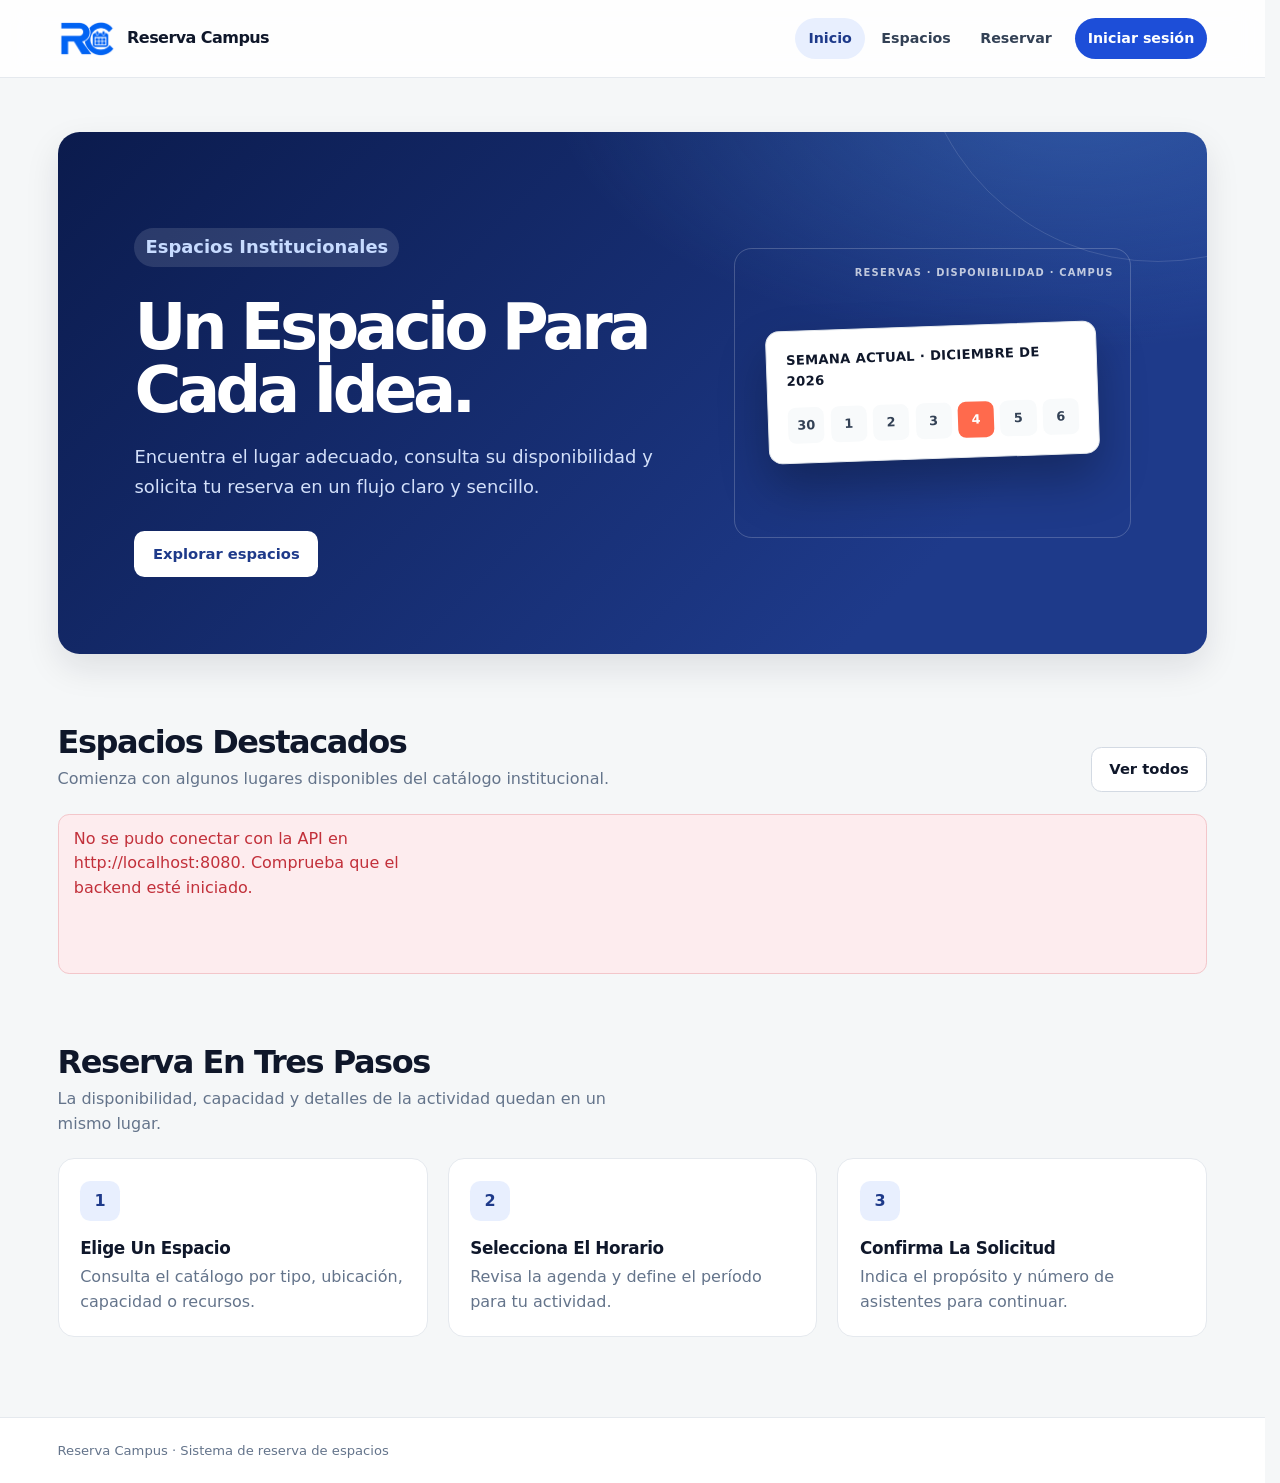
<file: reserva_espacios/index.html>
<!doctype html>
<html lang="es">
  <head>
    <meta charset="utf-8">
    <meta name="viewport" content="width=device-width, initial-scale=1">
    <title>Reserva Campus</title>
    <link rel="icon" type="image/png" sizes="64x64" href="img/favicon.png">
    <link rel="stylesheet" href="css/styles.css?v=weekly-space-hours-20261028">
  </head>
  <body data-page="home">
    <header class="site-header">
      <nav class="nav" aria-label="Navegación principal">
        <a class="brand" href="index.html"><img class="brand-logo" src="img/logo.png" alt="Reserva Campus" width="76" height="45"></a>
        <div class="nav-links"><a class="is-current" href="index.html">Inicio</a><a href="spaces.html">Espacios</a><a href="reservations.html">Reservar</a><a data-admin-link href="admin.html" hidden>Administración</a><a data-login-link href="login.html">Iniciar sesión</a><a class="profile-link" data-profile-link href="profile.html" aria-label="Mi perfil" title="Mi perfil" hidden><svg aria-hidden="true" viewBox="0 0 24 24" fill="none"><circle cx="12" cy="8" r="3.5"></circle><path d="M5 20c.7-3.4 3.2-5.2 7-5.2s6.3 1.8 7 5.2"></path></svg></a></div>
      </nav>
    </header>
    <main class="page">
      <section class="hero" aria-labelledby="hero-title">
        <div><p class="eyebrow">Espacios Institucionales</p><h1 id="hero-title">Un Espacio Para Cada Idea.</h1><p>Encuentra el lugar adecuado, consulta su disponibilidad y solicita tu reserva en un flujo claro y sencillo.</p><a class="button button-light" href="spaces.html">Explorar espacios</a></div>
        <div class="hero-art" aria-hidden="true"><div class="calendar-illustration"><strong data-calendar-title>Semana actual</strong><div class="calendar-row" data-calendar-days><span></span><span></span><span></span><span></span><span></span><span></span><span></span></div></div></div>
      </section>
      <section class="section" aria-labelledby="featured-title">
        <div class="section-heading"><div><h2 id="featured-title">Espacios Destacados</h2><p>Comienza con algunos lugares disponibles del catálogo institucional.</p></div><a class="button button-outline" href="spaces.html">Ver todos</a></div>
        <div class="grid space-grid" data-featured-spaces aria-live="polite"><p class="feedback">Cargando espacios…</p></div>
      </section>
      <section class="section workflow-section" aria-labelledby="workflow-title">
        <div class="section-heading"><div><h2 id="workflow-title">Reserva En Tres Pasos</h2><p>La disponibilidad, capacidad y detalles de la actividad quedan en un mismo lugar.</p></div></div>
        <div class="steps"><article class="step"><h3>Elige Un Espacio</h3><p>Consulta el catálogo por tipo, ubicación, capacidad o recursos.</p></article><article class="step"><h3>Selecciona El Horario</h3><p>Revisa la agenda y define el período para tu actividad.</p></article><article class="step"><h3>Confirma La Solicitud</h3><p>Indica el propósito y número de asistentes para continuar.</p></article></div>
      </section>
    </main>
    <footer class="site-footer"><div>Reserva Campus &middot; Sistema de reserva de espacios</div></footer>
    <script type="module" src="js/app.js?v=time-format-24h-20261028"></script>
  </body>
</html>
</file>
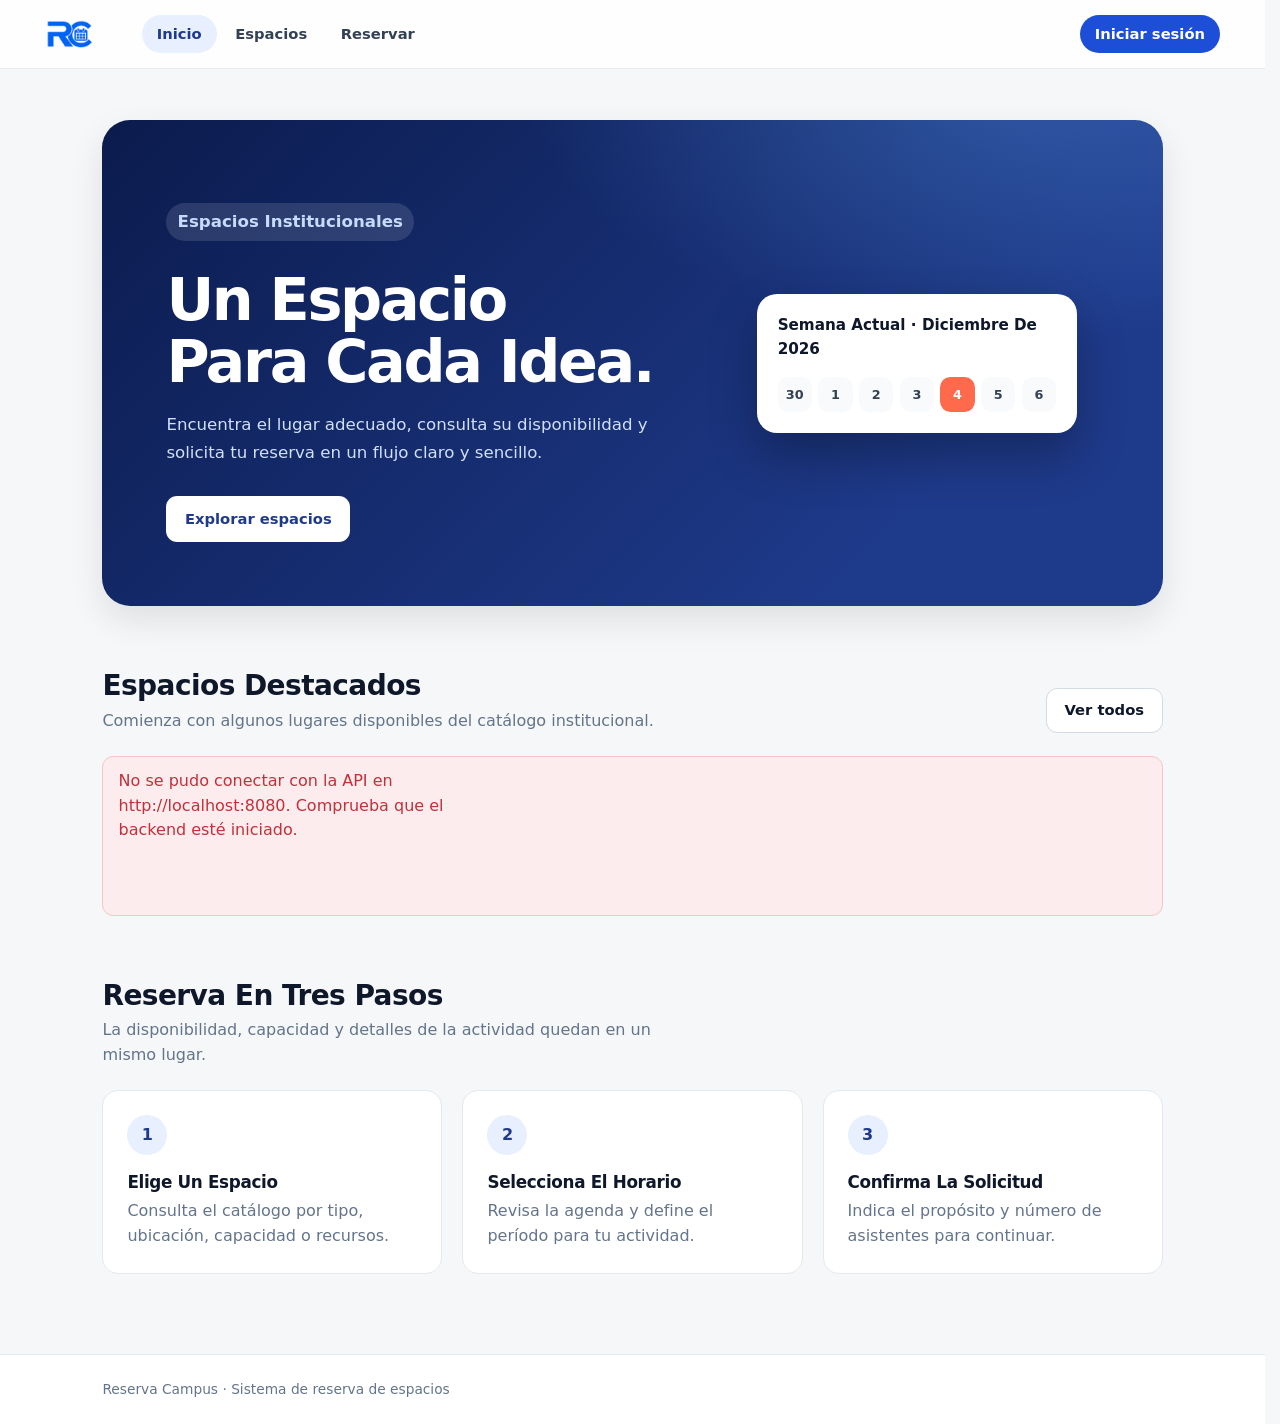
<file: reserva_espacios/frontend/index.html>
<!doctype html>
<html lang="es">
  <head>
    <meta charset="utf-8">
    <meta name="viewport" content="width=device-width, initial-scale=1">
    <title>Reserva Campus</title>
    <link rel="icon" type="image/png" sizes="64x64" href="img/favicon.png">
    <link rel="stylesheet" href="css/styles.css?v=layout-20261021">
  </head>
  <body data-page="home">
    <header class="site-header">
      <nav class="nav" aria-label="Navegación principal">
        <a class="brand" href="index.html"><img class="brand-logo" src="img/logo.png" alt="Reserva Campus" width="76" height="45"></a>
        <div class="nav-links"><a class="is-current" href="index.html">Inicio</a><a href="spaces.html">Espacios</a><a href="reservations.html">Reservar</a><a data-admin-link href="admin.html" hidden>Administración</a><a data-login-link href="login.html">Iniciar sesión</a><a class="profile-link" data-profile-link href="profile.html" aria-label="Mi perfil" title="Mi perfil" hidden><svg aria-hidden="true" viewBox="0 0 24 24" fill="none"><circle cx="12" cy="8" r="3.5"></circle><path d="M5 20c.7-3.4 3.2-5.2 7-5.2s6.3 1.8 7 5.2"></path></svg></a></div>
      </nav>
    </header>
    <main class="page">
      <section class="hero" aria-labelledby="hero-title">
        <div><p class="eyebrow">Espacios Institucionales</p><h1 id="hero-title">Un Espacio Para Cada Idea.</h1><p>Encuentra el lugar adecuado, consulta su disponibilidad y solicita tu reserva en un flujo claro y sencillo.</p><a class="button button-light" href="spaces.html">Explorar espacios</a></div>
        <div class="hero-art" aria-hidden="true"><div class="calendar-illustration"><strong data-calendar-title>Semana actual</strong><div class="calendar-row" data-calendar-days><span></span><span></span><span></span><span></span><span></span><span></span><span></span></div></div></div>
      </section>
      <section class="section" aria-labelledby="featured-title">
        <div class="section-heading"><div><h2 id="featured-title">Espacios Destacados</h2><p>Comienza con algunos lugares disponibles del catálogo institucional.</p></div><a class="button button-outline" href="spaces.html">Ver todos</a></div>
        <div class="grid space-grid" data-featured-spaces aria-live="polite"><p class="feedback">Cargando espacios…</p></div>
      </section>
      <section class="section workflow-section" aria-labelledby="workflow-title">
        <div class="section-heading"><div><h2 id="workflow-title">Reserva En Tres Pasos</h2><p>La disponibilidad, capacidad y detalles de la actividad quedan en un mismo lugar.</p></div></div>
        <div class="steps"><article class="step"><h3>Elige Un Espacio</h3><p>Consulta el catálogo por tipo, ubicación, capacidad o recursos.</p></article><article class="step"><h3>Selecciona El Horario</h3><p>Revisa la agenda y define el período para tu actividad.</p></article><article class="step"><h3>Confirma La Solicitud</h3><p>Indica el propósito y número de asistentes para continuar.</p></article></div>
      </section>
    </main>
    <footer class="site-footer"><div>Reserva Campus &middot; Sistema de reserva de espacios</div></footer>
    <script type="module" src="js/app.js?v=title-case-20261021"></script>
  </body>
</html>
</file>
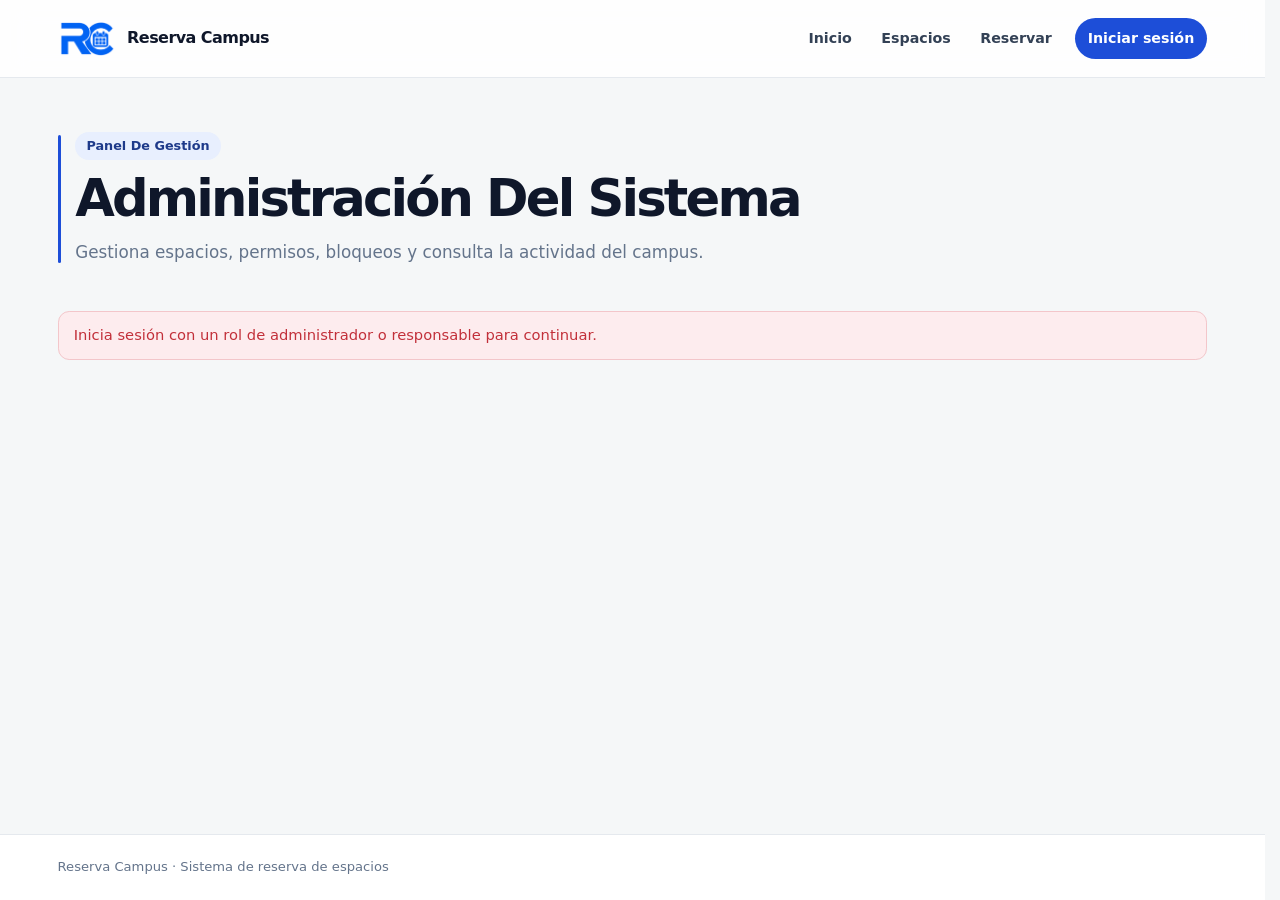
<file: reserva_espacios/admin.html>
<!doctype html>
<html lang="es">
  <head>
    <meta charset="utf-8">
    <meta name="viewport" content="width=device-width, initial-scale=1">
    <title>Administración</title>
    <link rel="icon" type="image/png" sizes="64x64" href="img/favicon.png">
    <link rel="stylesheet" href="css/styles.css?v=weekly-space-hours-20261028">
  </head>
  <body data-page="admin">
    <header class="site-header">
      <nav class="nav" aria-label="Navegación principal">
        <a class="brand" href="index.html"><img class="brand-logo" src="img/logo.png" alt="Reserva Campus" width="76" height="45"></a>
        <div class="nav-links">
        <a href="index.html">Inicio</a><a href="spaces.html">Espacios</a><a href="reservations.html">Reservar</a>
          <a class="is-current" data-admin-link href="admin.html" hidden>Administración</a>
          
          <a data-login-link href="login.html">Iniciar sesión</a>
          
          <a class="profile-link" data-profile-link href="profile.html" aria-label="Mi perfil" title="Mi perfil" hidden><svg aria-hidden="true" viewBox="0 0 24 24" fill="none"><circle cx="12" cy="8" r="3.5"></circle><path d="M5 20c.7-3.4 3.2-5.2 7-5.2s6.3 1.8 7 5.2"></path></svg></a>
        </div>
      </nav>
    </header>
    <main class="page">
      <div class="page-intro">
        <p class="eyebrow">Panel De Gestión</p>
        <h1>Administración Del Sistema</h1>
        <p>Gestiona espacios, permisos, bloqueos y consulta la actividad del campus.</p>
      </div>
      <p class="feedback" data-admin-access-message role="status" aria-live="polite">Comprobando permisos…</p>
      <div class="admin-layout" data-admin-content hidden>
        <nav class="admin-nav card" aria-label="Secciones de administración">
          <a href="#sec-spaces" data-admin-only>Espacios Y Tipos</a>
          <a href="#sec-manager" data-manager-only hidden>Mis Espacios</a>
          <a href="#sec-users" data-admin-only>Usuarios Y Roles</a>
          <a href="#sec-blocks">Bloqueos</a>
          <a href="#sec-agenda" data-admin-only>Agenda</a>
          <a href="#sec-reports" data-admin-only>Uso Y Auditoría</a>
        </nav>
        <div class="admin-main">
        <section class="admin-section" data-admin-only id="sec-spaces" aria-labelledby="spaces-admin-title">
          <div class="section-heading"><div><h2 id="spaces-admin-title">Espacios Y Tipos</h2><p>Registra espacios y cambia su estado sin borrar su historial.</p></div></div>
          <form class="filter-bar admin-space-filter" data-admin-space-filter>
            <div class="field"><label for="admin-space-query">Nombre o ubicación</label><input id="admin-space-query" name="query" maxlength="120"></div>
            <div class="field"><label for="admin-space-filter-type">Tipo</label><select id="admin-space-filter-type" name="type"><option value="">Todos los tipos</option></select></div>
            <div class="field"><label for="admin-space-min-capacity">Capacidad mínima</label><input id="admin-space-min-capacity" name="minimumCapacity" type="number" min="1" max="100000"></div>
            <div class="field"><label for="admin-space-filter-status">Estado</label><select id="admin-space-filter-status" name="status"><option value="">Todos</option><option value="ACTIVE">Activo</option><option value="MAINTENANCE">Mantenimiento</option><option value="INACTIVE">Inactivo</option></select></div>
            <button class="button button-primary" type="submit">Filtrar espacios</button>
          </form>
          <p class="feedback" data-admin-space-filter-feedback role="status" aria-live="polite" hidden></p>
          <form class="form-card admin-form" data-admin-space-form>
            <input name="spaceId" type="hidden">
            <div class="form-grid">
              <div class="field"><label for="admin-space-name">Nombre</label><input class="catalog-title-input" id="admin-space-name" name="name" maxlength="120" required></div>
              <div class="field"><label for="admin-space-type">Tipo</label><select id="admin-space-type" name="typeId" required><option value="">Selecciona un tipo</option></select></div>
              <div class="field"><label for="admin-space-location">Ubicación</label><input id="admin-space-location" name="location" maxlength="160" required></div>
              <div class="field"><label for="admin-space-capacity">Capacidad</label><input id="admin-space-capacity" name="capacity" type="number" min="1" max="100000" required></div>
              <div class="field"><label for="admin-space-status">Estado</label><select id="admin-space-status" name="status"><option value="ACTIVE">Activo</option><option value="MAINTENANCE">Mantenimiento</option><option value="INACTIVE">Inactivo</option></select></div>
              <fieldset class="space-schedule full" data-space-schedule-editor>
                <legend>Horario semanal disponible</legend>
                <p class="field-hint">Selecciona los días y define el horario de atención. Las reservas deben quedar dentro de estas horas.</p>
                <div class="schedule-days">
                  <div class="schedule-day-row" data-schedule-row><label class="schedule-day-toggle"><input type="checkbox" data-schedule-day value="MONDAY" checked> Lunes</label><div class="field"><label>Desde</label><select data-schedule-open aria-label="Apertura del lunes"></select></div><div class="field"><label>Hasta</label><select data-schedule-close aria-label="Cierre del lunes"></select></div></div>
                  <div class="schedule-day-row" data-schedule-row><label class="schedule-day-toggle"><input type="checkbox" data-schedule-day value="TUESDAY" checked> Martes</label><div class="field"><label>Desde</label><select data-schedule-open aria-label="Apertura del martes"></select></div><div class="field"><label>Hasta</label><select data-schedule-close aria-label="Cierre del martes"></select></div></div>
                  <div class="schedule-day-row" data-schedule-row><label class="schedule-day-toggle"><input type="checkbox" data-schedule-day value="WEDNESDAY" checked> Miércoles</label><div class="field"><label>Desde</label><select data-schedule-open aria-label="Apertura del miércoles"></select></div><div class="field"><label>Hasta</label><select data-schedule-close aria-label="Cierre del miércoles"></select></div></div>
                  <div class="schedule-day-row" data-schedule-row><label class="schedule-day-toggle"><input type="checkbox" data-schedule-day value="THURSDAY" checked> Jueves</label><div class="field"><label>Desde</label><select data-schedule-open aria-label="Apertura del jueves"></select></div><div class="field"><label>Hasta</label><select data-schedule-close aria-label="Cierre del jueves"></select></div></div>
                  <div class="schedule-day-row" data-schedule-row><label class="schedule-day-toggle"><input type="checkbox" data-schedule-day value="FRIDAY" checked> Viernes</label><div class="field"><label>Desde</label><select data-schedule-open aria-label="Apertura del viernes"></select></div><div class="field"><label>Hasta</label><select data-schedule-close aria-label="Cierre del viernes"></select></div></div>
                  <div class="schedule-day-row" data-schedule-row><label class="schedule-day-toggle"><input type="checkbox" data-schedule-day value="SATURDAY" checked> Sábado</label><div class="field"><label>Desde</label><select data-schedule-open aria-label="Apertura del sábado"></select></div><div class="field"><label>Hasta</label><select data-schedule-close aria-label="Cierre del sábado"></select></div></div>
                  <div class="schedule-day-row" data-schedule-row><label class="schedule-day-toggle"><input type="checkbox" data-schedule-day value="SUNDAY"> Domingo</label><div class="field"><label>Desde</label><select data-schedule-open aria-label="Apertura del domingo"></select></div><div class="field"><label>Hasta</label><select data-schedule-close aria-label="Cierre del domingo"></select></div></div>
                </div>
              </fieldset>
              <div class="field full"><label for="admin-space-description">Descripción</label><textarea id="admin-space-description" name="description" maxlength="500"></textarea></div>
            </div>
            <p class="feedback" data-space-feedback role="status" aria-live="polite" hidden></p>
            <div class="form-actions"><button class="button button-primary" type="submit" data-space-submit>Crear espacio</button><button class="button button-outline" type="button" data-space-reset hidden>Cancelar edición</button></div>
          </form>
          <div class="admin-list" data-admin-spaces aria-live="polite"></div>
          <form class="filter-bar admin-type-form" data-admin-type-form>
            <input name="typeId" type="hidden">
            <div class="field"><label for="admin-type-name">Nuevo tipo de espacio</label><input class="catalog-title-input" id="admin-type-name" name="name" maxlength="80" required></div>
            <div class="field"><label for="admin-type-description">Descripción</label><input id="admin-type-description" name="description" maxlength="250"></div>
            <div class="form-actions"><button class="button button-primary" type="submit" data-type-submit>Agregar tipo</button><button class="button button-outline" type="button" data-type-reset hidden>Cancelar edición</button></div>
          </form>
          <p class="feedback" data-type-feedback role="status" aria-live="polite" hidden></p>
          <div class="admin-list" data-admin-types></div>
        </section>

        <section class="admin-section" data-manager-only hidden id="sec-manager" aria-labelledby="manager-spaces-title">
          <div class="section-heading"><div><h2 id="manager-spaces-title">Estado De Mis Espacios</h2><p>Actualiza el estado de los espacios que tienes asignados.</p></div></div>
          <p class="feedback" data-manager-spaces-feedback role="status" aria-live="polite" hidden></p>
          <div class="admin-list" data-manager-spaces aria-live="polite"></div>
        </section>

        <section class="admin-section" data-admin-only id="sec-users" aria-labelledby="users-admin-title">
          <div class="section-heading"><div><h2 id="users-admin-title">Usuarios, Roles Y Espacios Asignados</h2><p>Una cuenta puede conservar varios roles. Los responsables gestionan los espacios que tienen asignados.</p></div></div>
          <p class="feedback" data-users-feedback role="status" aria-live="polite">Cargando usuarios…</p>
          <div class="admin-list" data-admin-users></div>
        </section>

        <section class="admin-section" id="sec-blocks" aria-labelledby="blocks-admin-title">
          <div class="section-heading"><div><h2 id="blocks-admin-title">Bloqueos</h2><p>Reserva periodos de mantenimiento o uso institucional y conserva el registro al cancelarlos.</p></div></div>
          <form class="form-card admin-form" data-admin-block-form>
            <div class="form-grid">
              <div class="field full"><label for="admin-block-space">Espacio</label><select id="admin-block-space" name="spaceId" required><option value="">Selecciona un espacio activo</option></select></div>
              <div class="field"><label for="admin-block-start">Inicio</label><input id="admin-block-start" name="startAt" type="datetime-local" lang="en-GB" required></div>
              <div class="field"><label for="admin-block-end">Fin</label><input id="admin-block-end" name="endAt" type="datetime-local" lang="en-GB" required></div>
              <div class="field full"><label for="admin-block-reason">Motivo</label><textarea id="admin-block-reason" name="reason" maxlength="250" required></textarea></div>
            </div>
            <p class="feedback" data-block-feedback role="status" aria-live="polite" hidden></p>
            <div class="form-actions"><button class="button button-primary" type="submit">Crear bloqueo</button></div>
          </form>
          <div class="admin-list" data-admin-blocks></div>
        </section>

        <section class="admin-section" data-admin-only id="sec-agenda" aria-labelledby="agenda-admin-title">
          <div class="section-heading"><div><h2 id="agenda-admin-title">Agenda Administrativa</h2><p>Consulta reservas y bloqueos en un periodo, por espacio o para todo el campus.</p></div></div>
          <form class="filter-bar admin-filter" data-admin-agenda-form>
            <div class="field"><label for="agenda-date">Fecha</label><input id="agenda-date" name="date" type="date" required></div>
            <div class="field"><label for="agenda-space">Espacio</label><select id="agenda-space" name="spaceId"><option value="">Todos los espacios</option></select></div>
            <div class="field"><label for="agenda-status">Estado</label><select id="agenda-status" name="status"><option value="">Todos</option><option value="ACTIVE">Activas</option><option value="CANCELLED">Canceladas</option><option value="FINISHED">Finalizadas</option></select></div>
            <button class="button button-primary" type="submit">Consultar agenda</button>
          </form>
          <p class="feedback" data-agenda-feedback role="status" aria-live="polite" hidden></p>
          <div class="admin-list" data-admin-agenda></div>
        </section>

        <section class="admin-section" data-admin-only id="sec-reports" aria-labelledby="reports-admin-title">
          <div class="section-heading"><div><h2 id="reports-admin-title">Uso Y Auditoría</h2><p>Indicadores de ocupación y últimas operaciones administrativas.</p></div></div>
          <form class="filter-bar admin-filter" data-admin-report-form>
            <div class="field"><label for="report-from">Desde</label><input id="report-from" name="from" type="date" required></div>
            <div class="field"><label for="report-to">Hasta</label><input id="report-to" name="to" type="date" required></div>
            <button class="button button-primary" type="submit">Generar reporte</button>
          </form>
          <p class="feedback" data-report-feedback role="status" aria-live="polite" hidden></p>
          <div class="admin-list" data-admin-report></div>
          <h3 class="admin-subtitle">Operaciones Recientes</h3>
          <p class="feedback" data-audit-feedback role="status" aria-live="polite" hidden></p>
          <div class="admin-list" data-admin-audit></div>
        </section>
      </div>
      </div>
    </main>
    <footer class="site-footer"><div>Reserva Campus &middot; Sistema de reserva de espacios</div></footer>
    <script type="module" src="js/app.js?v=time-format-24h-20261028"></script>
  </body>
</html>
</file>
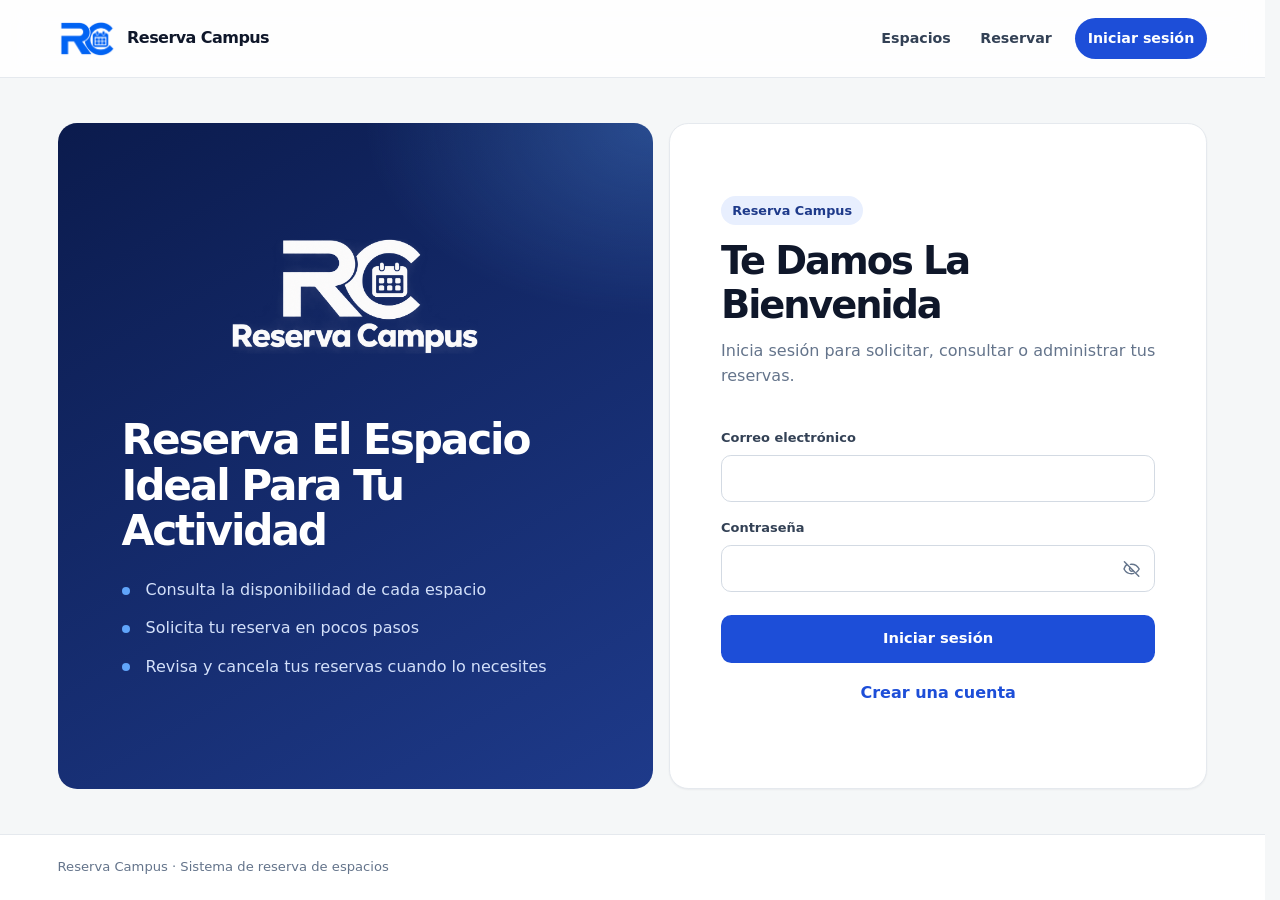
<file: reserva_espacios/login.html>
<!doctype html>
<html lang="es">
  <head>
    <meta charset="utf-8">
    <meta name="viewport" content="width=device-width, initial-scale=1">
    <title>Iniciar Sesión</title>
    <link rel="icon" type="image/png" sizes="64x64" href="img/favicon.png">
    <link rel="stylesheet" href="css/styles.css?v=weekly-space-hours-20261028">
  </head>
  <body data-page="login">
    <header class="site-header"><nav class="nav" aria-label="Navegación principal"><a class="brand" href="index.html"><img class="brand-logo" src="img/logo.png" alt="Reserva Campus" width="76" height="45"></a><div class="nav-links"><a href="spaces.html">Espacios</a><a href="reservations.html">Reservar</a><a data-admin-link href="admin.html" hidden>Administración</a><a data-login-link href="login.html">Iniciar sesión</a><a class="profile-link" data-profile-link href="profile.html" aria-label="Mi perfil" title="Mi perfil" hidden><svg aria-hidden="true" viewBox="0 0 24 24" fill="none"><circle cx="12" cy="8" r="3.5"></circle><path d="M5 20c.7-3.4 3.2-5.2 7-5.2s6.3 1.8 7 5.2"></path></svg></a></div></nav></header>
    <main class="login-shell">
      <aside class="login-aside">
        <img class="login-logo" src="img/logo-white.png" alt="Reserva Campus" width="280" height="138">
        <h2>Reserva El Espacio Ideal Para Tu Actividad</h2>
        <ul><li>Consulta la disponibilidad de cada espacio</li><li>Solicita tu reserva en pocos pasos</li><li>Revisa y cancela tus reservas cuando lo necesites</li></ul>
      </aside>
      <form class="login-card" data-auth-form>
        <span class="brand-mark login-mark" aria-hidden="true">RC</span>
        <p class="eyebrow">Reserva Campus</p>
        <h1 data-auth-title>Te Damos La Bienvenida</h1><p data-auth-description>Inicia sesión para solicitar, consultar o administrar tus reservas.</p>
        <div class="field" data-name-field hidden><label for="name">Nombre completo</label><input id="name" name="name" type="text" autocomplete="name" maxlength="120"></div>
        <div class="field"><label for="email">Correo electrónico</label><input id="email" name="email" type="email" autocomplete="email" maxlength="255" required></div>
        <div class="field"><label for="password">Contraseña</label><div class="password-input"><input id="password" name="password" type="password" autocomplete="current-password" maxlength="72" required><button class="password-toggle" type="button" data-password-toggle="password" aria-label="Mostrar contraseña" aria-pressed="false"><svg class="password-icon-open" data-eye-open aria-hidden="true" viewBox="0 0 24 24" fill="none"><path d="M2.5 12s3.2-6 9.5-6 9.5 6 9.5 6-3.2 6-9.5 6-9.5-6-9.5-6Z"></path><circle cx="12" cy="12" r="2.5"></circle></svg><svg class="password-icon-closed" data-eye-closed aria-hidden="true" viewBox="0 0 24 24" fill="none"><path d="M3 3l18 18M10.6 6.2A10.8 10.8 0 0 1 12 6c6.3 0 9.5 6 9.5 6a15 15 0 0 1-3.1 3.7M6.2 6.3C3.8 8 2.5 12 2.5 12s3.2 6 9.5 6c1 0 1.9-.2 2.7-.5"></path><path d="M9.9 9.9a3 3 0 0 0 4.2 4.2"></path></svg></button></div></div>
        <ul class="password-requirements" data-password-requirements aria-label="Requisitos de contraseña" hidden>
          <li data-password-rule="length">Mínimo 12 caracteres</li>
          <li data-password-rule="uppercase">Una letra mayúscula</li>
          <li data-password-rule="lowercase">Una letra minúscula</li>
          <li data-password-rule="number">Un número</li>
          <li data-password-rule="special">Un carácter especial</li>
        </ul>
        <div class="password-strength" data-password-strength data-level="good" hidden>
          <div class="password-strength-heading"><span>Nivel estimado de seguridad</span><strong data-password-strength-label></strong></div>
          <div class="password-strength-meter" data-password-strength-meter role="meter" aria-label="Nivel estimado de seguridad de la contraseña" aria-valuemin="1" aria-valuemax="3" aria-valuenow="1" aria-valuetext="Buena">
            <span data-strength-segment></span><span data-strength-segment></span><span data-strength-segment></span>
          </div>
        </div>
        <div class="field" data-confirm-password-field hidden><label for="confirm-password">Confirmar contraseña</label><div class="password-input"><input id="confirm-password" name="confirmPassword" type="password" autocomplete="new-password" maxlength="72"><button class="password-toggle" type="button" data-password-toggle="confirmPassword" aria-label="Mostrar contraseña" aria-pressed="false"><svg class="password-icon-open" data-eye-open aria-hidden="true" viewBox="0 0 24 24" fill="none"><path d="M2.5 12s3.2-6 9.5-6 9.5 6 9.5 6-3.2 6-9.5 6-9.5-6-9.5-6Z"></path><circle cx="12" cy="12" r="2.5"></circle></svg><svg class="password-icon-closed" data-eye-closed aria-hidden="true" viewBox="0 0 24 24" fill="none"><path d="M3 3l18 18M10.6 6.2A10.8 10.8 0 0 1 12 6c6.3 0 9.5 6 9.5 6a15 15 0 0 1-3.1 3.7M6.2 6.3C3.8 8 2.5 12 2.5 12s3.2 6 9.5 6c1 0 1.9-.2 2.7-.5"></path><path d="M9.9 9.9a3 3 0 0 0 4.2 4.2"></path></svg></button></div><small class="field-hint password-match-hint" data-password-match-hint aria-live="polite"></small></div>
        <p class="feedback" data-feedback role="status" aria-live="polite" hidden></p>
        <button class="button button-primary" data-auth-submit type="submit">Iniciar sesión</button>
        <button class="text-button" data-auth-toggle type="button">Crear una cuenta</button>
      </form>
    </main>
    <footer class="site-footer"><div>Reserva Campus &middot; Sistema de reserva de espacios</div></footer>
    <script type="module" src="js/app.js?v=time-format-24h-20261028"></script>
  </body>
</html>
</file>
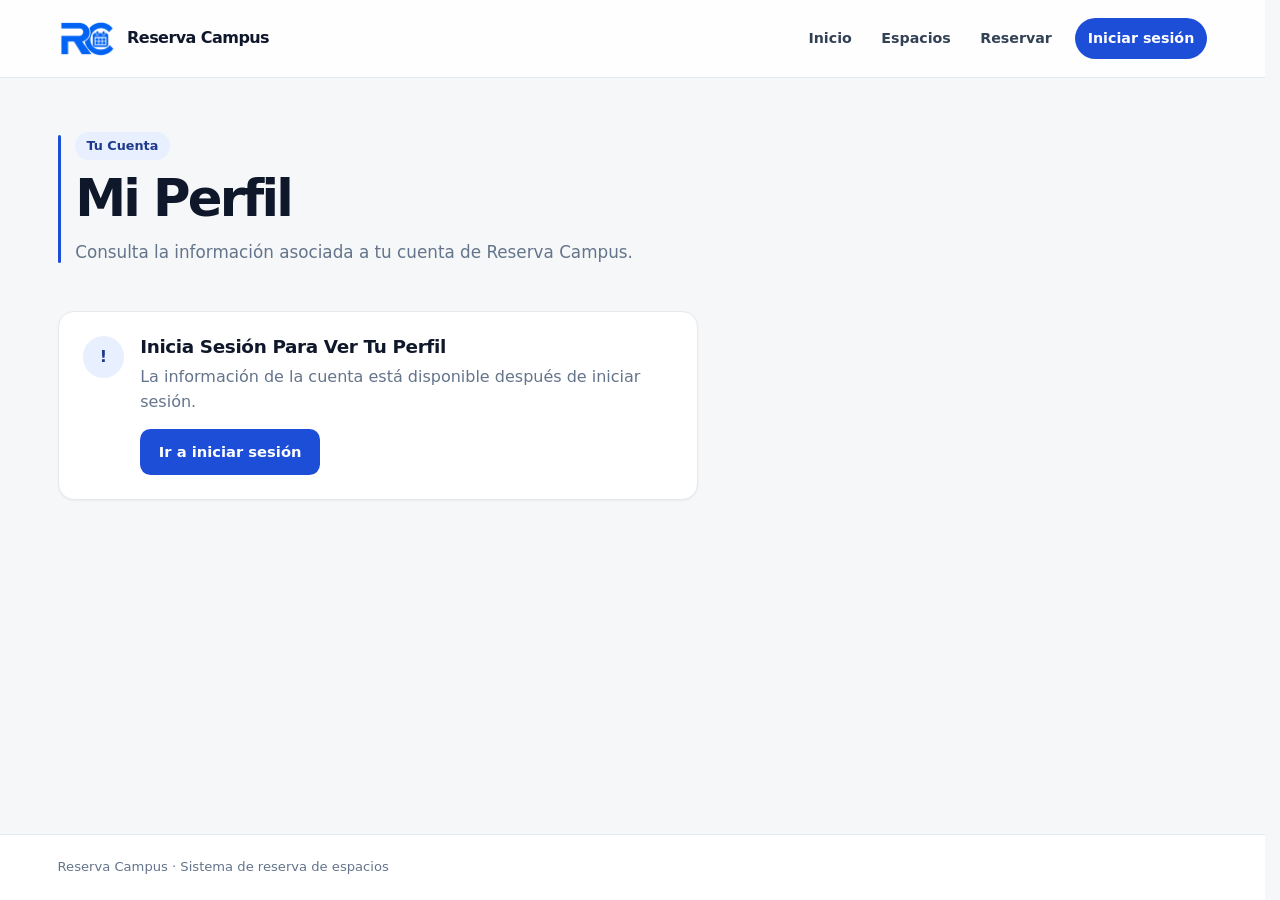
<file: reserva_espacios/profile.html>
<!doctype html>
<html lang="es">
  <head>
    <meta charset="utf-8">
    <meta name="viewport" content="width=device-width, initial-scale=1">
    <title>Mi Perfil</title>
    <link rel="icon" type="image/png" sizes="64x64" href="img/favicon.png">
    <link rel="stylesheet" href="css/styles.css?v=weekly-space-hours-20261028">
  </head>
  <body data-page="profile">
    <header class="site-header">
      <nav class="nav" aria-label="Navegación principal">
        <a class="brand" href="index.html"><img class="brand-logo" src="img/logo.png" alt="Reserva Campus" width="76" height="45"></a>
        <div class="nav-links">
          <a href="index.html">Inicio</a>
          <a href="spaces.html">Espacios</a>
          <a href="reservations.html">Reservar</a>
          <a data-admin-link href="admin.html" hidden>Administración</a>
          <a data-login-link href="login.html">Iniciar sesión</a>
          <a class="profile-link is-current" data-profile-link href="profile.html" aria-label="Mi perfil" title="Mi perfil" hidden>
            <svg aria-hidden="true" viewBox="0 0 24 24" fill="none"><circle cx="12" cy="8" r="3.5"></circle><path d="M5 20c.7-3.4 3.2-5.2 7-5.2s6.3 1.8 7 5.2"></path></svg>
          </a>
        </div>
      </nav>
    </header>
    <main class="page profile-page">
      <div class="page-intro">
        <p class="eyebrow">Tu Cuenta</p>
        <h1>Mi Perfil</h1>
        <p>Consulta la información asociada a tu cuenta de Reserva Campus.</p>
      </div>
      <dialog class="agenda-dialog logout-dialog" data-logout-dialog aria-labelledby="logout-dialog-title" aria-describedby="logout-dialog-description">
        <div class="logout-icon" aria-hidden="true"><svg viewBox="0 0 24 24" fill="none"><path d="M10 4H6a2 2 0 0 0-2 2v12a2 2 0 0 0 2 2h4M15 8l4 4-4 4M19 12H9"></path></svg></div>
        <h2 id="logout-dialog-title">¿Cerrar Sesión?</h2>
        <p id="logout-dialog-description">Saldrás de tu cuenta de Reserva Campus y tendrás que iniciar sesión de nuevo para reservar espacios.</p>
        <form method="dialog" class="logout-confirm-form">
          <div class="form-actions logout-confirm-actions">
            <button class="button button-outline" data-logout-cancel type="button">Cancelar</button>
            <button class="button button-danger" value="logout" type="submit">Sí, cerrar sesión</button>
          </div>
        </form>
      </dialog>

      <p class="feedback" data-profile-feedback role="status" aria-live="polite">Cargando tu perfil…</p>
      <section class="profile-layout" data-profile-content aria-label="Información de mi perfil" hidden>
        <article class="profile-summary card">
          <div class="profile-avatar" data-profile-avatar aria-hidden="true">RC</div>
          <h2 data-profile-name></h2>
          <p data-profile-email></p>
          <span class="profile-status" data-profile-status></span>
          <button class="button button-danger profile-logout" data-logout-button type="button" hidden>Cerrar sesión</button>
        </article>
        <article class="profile-details card">
          <div class="form-card-heading">
            <h2>Datos De La Cuenta</h2>
            <p>Estos datos identifican tu cuenta en el sistema.</p>
          </div>
          <dl class="profile-data">
            <div><dt>Nombre completo</dt><dd data-profile-detail-name></dd></div>
            <div><dt>Correo electrónico</dt><dd data-profile-detail-email></dd></div>
            <div><dt>Estado de la cuenta</dt><dd data-profile-detail-status></dd></div>
          </dl>
          <section class="profile-roles" aria-labelledby="profile-roles-title">
            <h3 id="profile-roles-title">Roles Asignados</h3>
            <div class="profile-role-list" data-profile-roles></div>
          </section>
        </article>
      </section>
      <aside class="profile-signin card" data-profile-signin hidden>
        <div class="profile-signin-mark" aria-hidden="true">!</div>
        <div>
          <h2>Inicia Sesión Para Ver Tu Perfil</h2>
          <p>La información de la cuenta está disponible después de iniciar sesión.</p>
          <a class="button button-primary" href="login.html">Ir a iniciar sesión</a>
        </div>
      </aside>
    </main>
    <footer class="site-footer"><div>Reserva Campus &middot; Sistema de reserva de espacios</div></footer>
    <script type="module" src="js/app.js?v=time-format-24h-20261028"></script>
  </body>
</html>
</file>
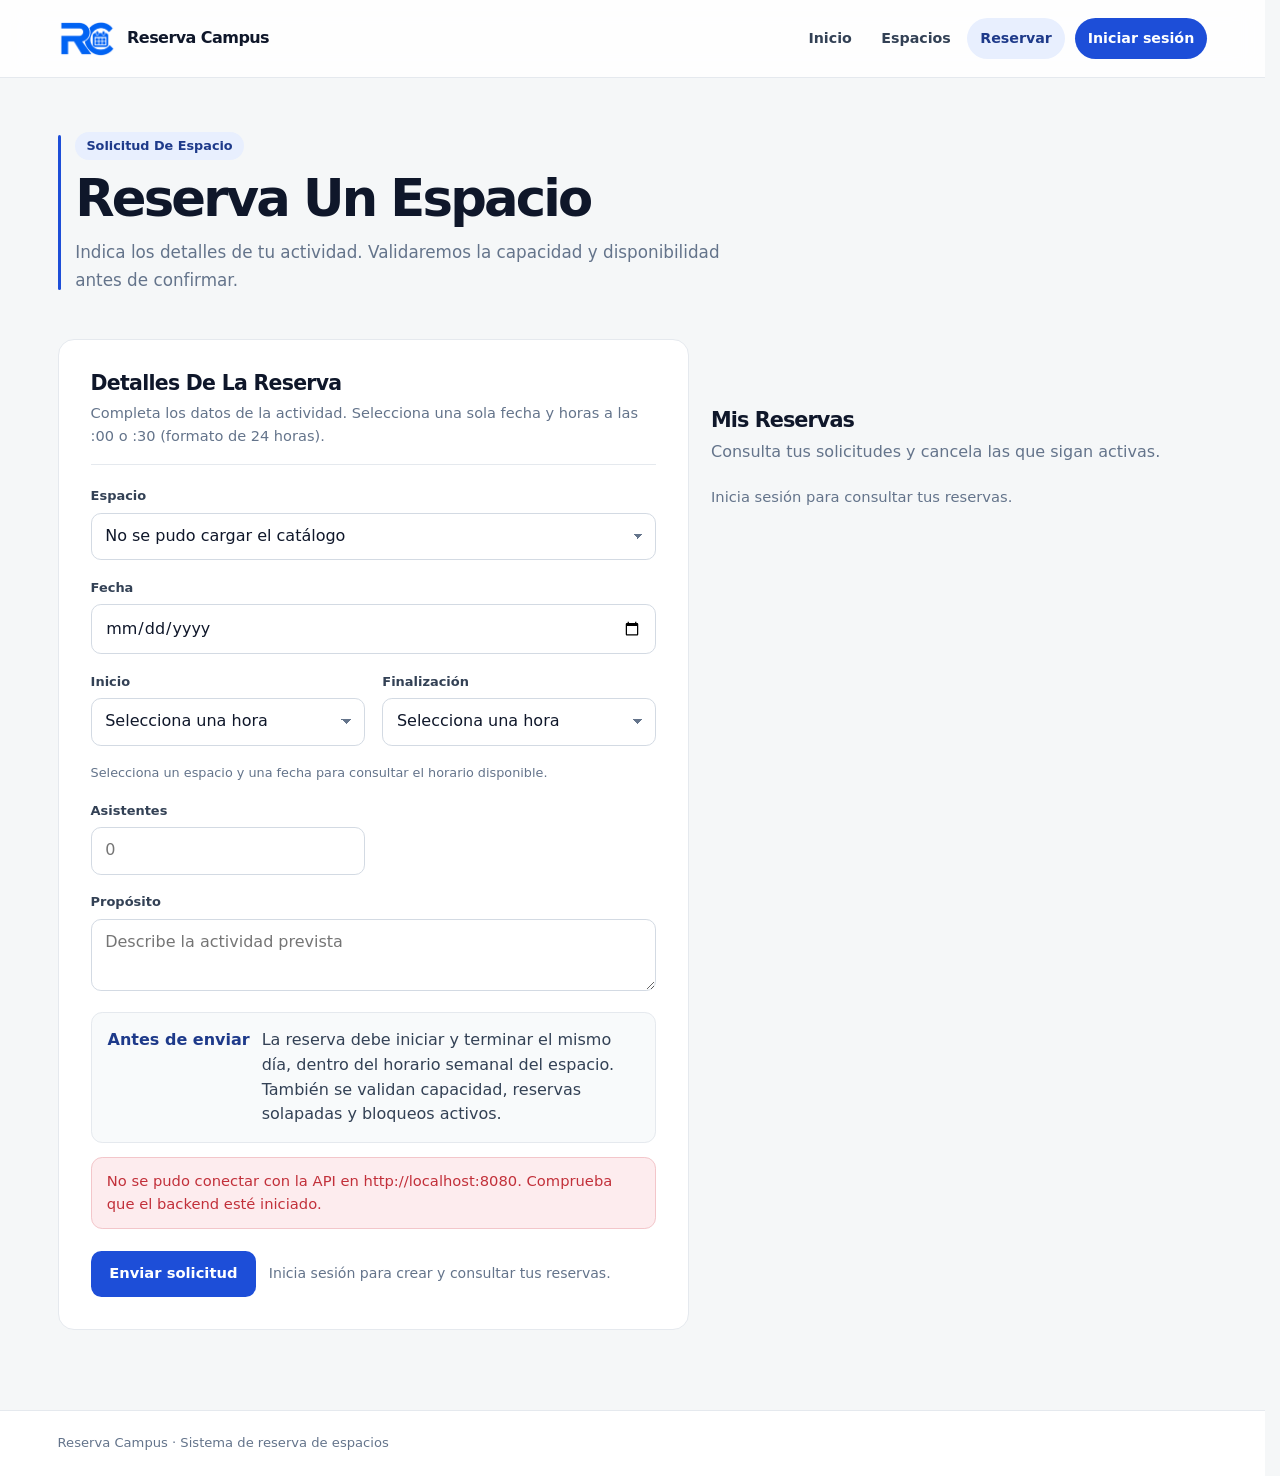
<file: reserva_espacios/reservations.html>
<!doctype html>
<html lang="es">
  <head>
    <meta charset="utf-8">
    <meta name="viewport" content="width=device-width, initial-scale=1">
    <title>Reservar Espacio</title>
    <link rel="icon" type="image/png" sizes="64x64" href="img/favicon.png">
    <link rel="stylesheet" href="css/styles.css?v=weekly-space-hours-20261028">
  </head>
  <body data-page="reservations">
    <header class="site-header"><nav class="nav" aria-label="Navegación principal"><a class="brand" href="index.html"><img class="brand-logo" src="img/logo.png" alt="Reserva Campus" width="76" height="45"></a><div class="nav-links"><a href="index.html">Inicio</a><a href="spaces.html">Espacios</a><a class="is-current" href="reservations.html">Reservar</a><a data-admin-link href="admin.html" hidden>Administración</a><a data-login-link href="login.html">Iniciar sesión</a><a class="profile-link" data-profile-link href="profile.html" aria-label="Mi perfil" title="Mi perfil" hidden><svg aria-hidden="true" viewBox="0 0 24 24" fill="none"><circle cx="12" cy="8" r="3.5"></circle><path d="M5 20c.7-3.4 3.2-5.2 7-5.2s6.3 1.8 7 5.2"></path></svg></a></div></nav></header>
    <main class="page">
      <div class="page-intro"><p class="eyebrow">Solicitud De Espacio</p><h1>Reserva Un Espacio</h1><p>Indica los detalles de tu actividad. Validaremos la capacidad y disponibilidad antes de confirmar.</p></div>
      <div class="reserve-layout">
      <form class="form-card" data-reservation-form>
        <div class="form-card-heading"><h2>Detalles De La Reserva</h2><p>Completa los datos de la actividad. Selecciona una sola fecha y horas a las :00 o :30 (formato de 24 horas).</p></div>
        <div class="form-grid">
          <div class="field full"><label for="space">Espacio</label><select id="space" name="space" required><option value="">Cargando espacios…</option></select></div>
          <div class="field full"><label for="reservation-date">Fecha</label><input id="reservation-date" name="date" type="date" required></div>
          <div class="field"><label for="start-time">Inicio</label><select id="start-time" name="startTime" aria-label="Hora de inicio, formato 24 horas" required><option value="">Selecciona una hora</option></select></div>
          <div class="field"><label for="end-time">Finalización</label><select id="end-time" name="endTime" aria-label="Hora de finalización, formato 24 horas" required><option value="">Selecciona una hora</option></select></div>
          <p class="field-hint full" data-reservation-schedule-hint>Selecciona un espacio y una fecha para consultar el horario disponible.</p>
          <div class="field"><label for="attendees">Asistentes</label><input id="attendees" name="attendees" type="number" min="1" placeholder="0" required></div>
          <div class="field full"><label for="purpose">Propósito</label><textarea id="purpose" name="purpose" maxlength="250" placeholder="Describe la actividad prevista" required></textarea></div>
        </div>
        <aside class="availability-note"><strong>Antes de enviar</strong><span>La reserva debe iniciar y terminar el mismo día, dentro del horario semanal del espacio. También se validan capacidad, reservas solapadas y bloqueos activos.</span></aside>
        <p class="feedback" data-feedback role="status" aria-live="polite" hidden></p>
        <div class="form-actions"><button class="button button-primary" type="submit">Enviar solicitud</button><p class="form-note" data-session-note>Debes iniciar sesión antes de crear una reserva.</p></div>
      </form>
      <section class="section reserve-history" aria-labelledby="my-reservations-title">
        <div class="section-heading"><div><h2 id="my-reservations-title">Mis Reservas</h2><p>Consulta tus solicitudes y cancela las que sigan activas.</p></div></div>
        <form class="filter-bar reservation-filters" data-history-filter-form hidden>
          <div class="field"><label for="history-status">Estado</label><select id="history-status" name="status"><option value="">Todos</option><option value="ACTIVE">Activas</option><option value="CANCELLED">Canceladas</option><option value="FINISHED">Finalizadas</option></select></div>
          <div class="field"><label for="history-from">Desde</label><input id="history-from" name="from" type="date"></div>
          <div class="field"><label for="history-to">Hasta</label><input id="history-to" name="to" type="date"></div>
          <button class="button button-primary" type="submit">Filtrar</button>
        </form>
        <p class="feedback" data-history-feedback role="status" aria-live="polite">Inicia sesión para consultar tus reservas.</p>
        <div class="reservation-list" data-reservation-list></div>
      </section>
      </div>
    </main>
    <footer class="site-footer"><div>Reserva Campus &middot; Sistema de reserva de espacios</div></footer>
    <script type="module" src="js/app.js?v=time-format-24h-20261028"></script>
  </body>
</html>
</file>
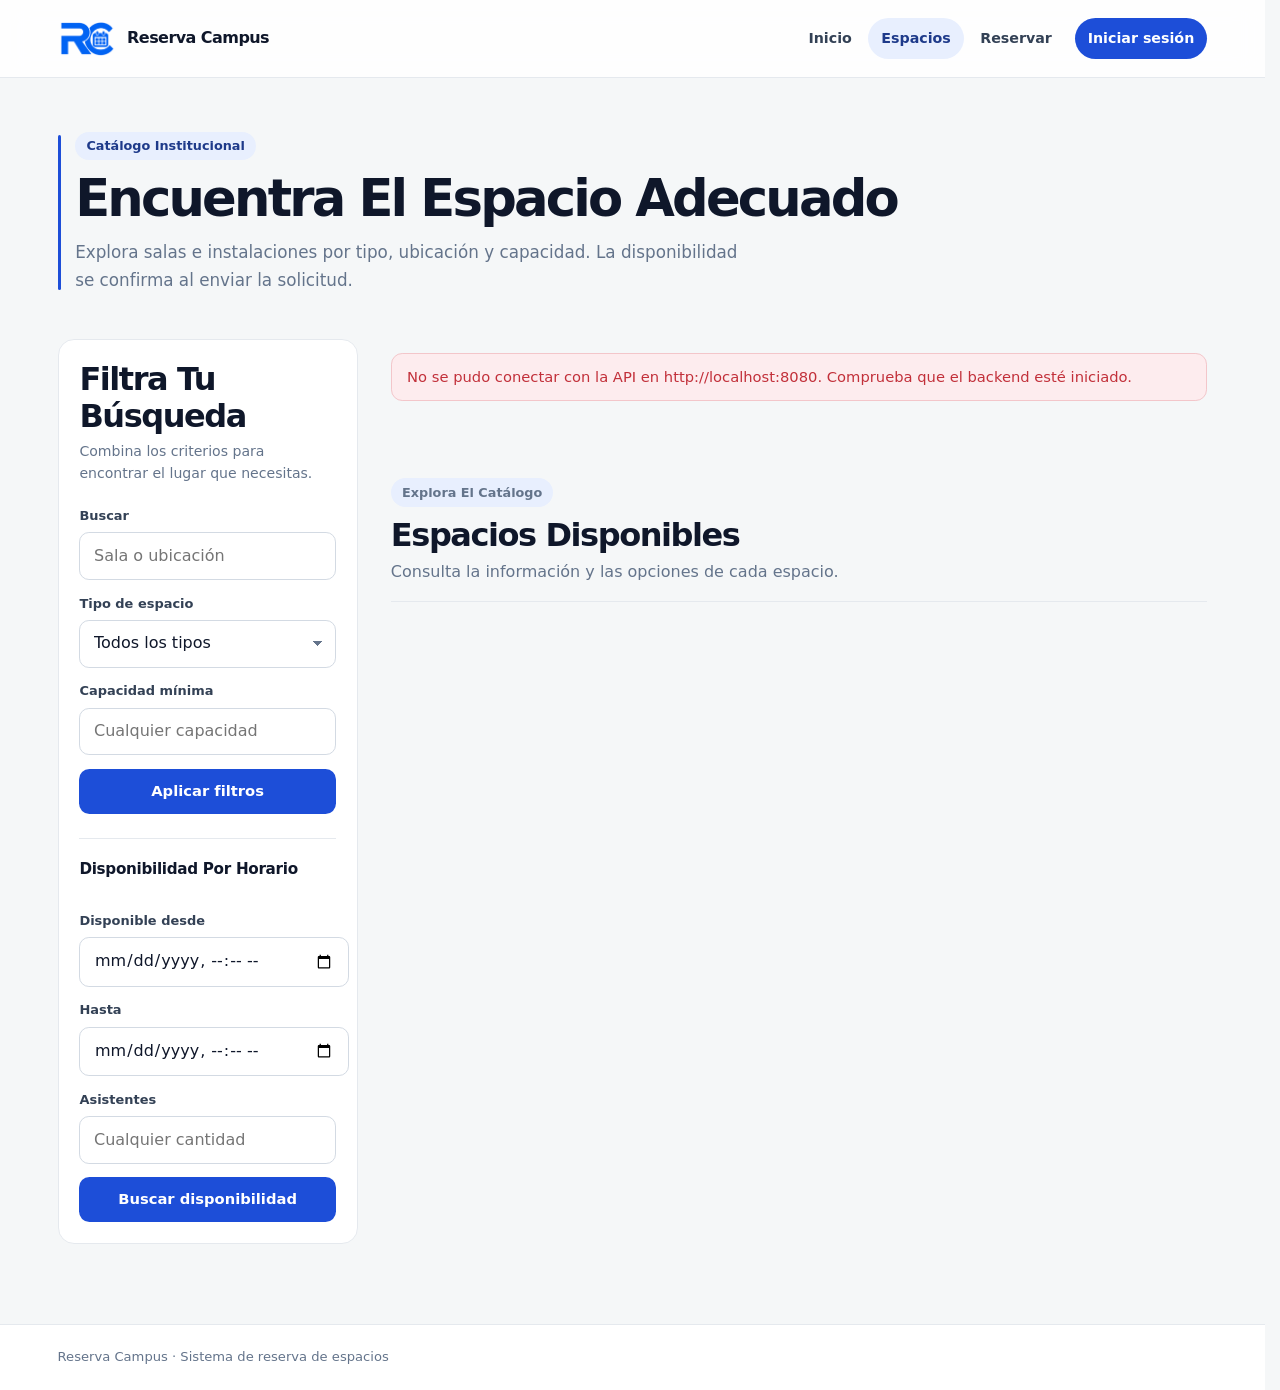
<file: reserva_espacios/spaces.html>
<!doctype html>
<html lang="es">
  <head>
    <meta charset="utf-8">
    <meta name="viewport" content="width=device-width, initial-scale=1">
    <title>Espacios</title>
    <link rel="icon" type="image/png" sizes="64x64" href="img/favicon.png">
    <link rel="stylesheet" href="css/styles.css?v=weekly-space-hours-20261028">
  </head>
  <body data-page="spaces">
    <header class="site-header"><nav class="nav" aria-label="Navegación principal"><a class="brand" href="index.html"><img class="brand-logo" src="img/logo.png" alt="Reserva Campus" width="76" height="45"></a><div class="nav-links"><a href="index.html">Inicio</a><a class="is-current" href="spaces.html">Espacios</a><a href="reservations.html">Reservar</a><a data-admin-link href="admin.html" hidden>Administración</a><a data-login-link href="login.html">Iniciar sesión</a><a class="profile-link" data-profile-link href="profile.html" aria-label="Mi perfil" title="Mi perfil" hidden><svg aria-hidden="true" viewBox="0 0 24 24" fill="none"><circle cx="12" cy="8" r="3.5"></circle><path d="M5 20c.7-3.4 3.2-5.2 7-5.2s6.3 1.8 7 5.2"></path></svg></a></div></nav></header>
    <main class="page">
      <div class="page-intro">
        <p class="eyebrow">Catálogo Institucional</p>
        <h1>Encuentra El Espacio Adecuado</h1>
        <p>Explora salas e instalaciones por tipo, ubicación y capacidad. La disponibilidad se confirma al enviar la solicitud.</p>
      </div>
      <div class="catalog-layout">
      <aside class="catalog-tools" aria-labelledby="catalog-filters-title">
        <div class="section-heading tools-heading">
          <div><h2 id="catalog-filters-title">Filtra Tu Búsqueda</h2><p>Combina los criterios para encontrar el lugar que necesitas.</p></div>
        </div>
        <form class="filter-bar" data-space-filters>
          <div class="field"><label for="search">Buscar</label><input id="search" name="search" type="search" placeholder="Sala o ubicación" maxlength="120"></div>
          <div class="field"><label for="type">Tipo de espacio</label><select id="type" name="type"><option value="">Todos los tipos</option></select></div>
          <div class="field"><label for="capacity">Capacidad mínima</label><input id="capacity" name="capacity" type="number" min="1" max="100000" placeholder="Cualquier capacidad"></div>
          <button class="button button-primary" type="submit">Aplicar filtros</button>
        </form>
        <h3 class="tools-subtitle">Disponibilidad Por Horario</h3>
        <form class="filter-bar availability-search" data-availability-form>
          <div class="field"><label for="availability-start">Disponible desde</label><input id="availability-start" name="startAt" type="datetime-local" lang="en-GB" required></div>
          <div class="field"><label for="availability-end">Hasta</label><input id="availability-end" name="endAt" type="datetime-local" lang="en-GB" required></div>
          <div class="field"><label for="availability-capacity">Asistentes</label><input id="availability-capacity" name="minimumCapacity" type="number" min="1" max="100000" placeholder="Cualquier cantidad"></div>
          <button class="button button-primary" type="submit">Buscar disponibilidad</button>
        </form>
      </aside>
      <div class="catalog-main">
      <p class="feedback" data-feedback role="status" aria-live="polite" hidden></p>
      <section class="section catalog-results" aria-labelledby="catalog-results-title">
        <div class="section-heading"><div><p class="eyebrow">Explora El Catálogo</p><h2 id="catalog-results-title">Espacios Disponibles</h2><p>Consulta la información y las opciones de cada espacio.</p></div></div>
        <div aria-label="Espacios del catálogo" class="grid space-grid" data-space-results aria-live="polite"><p class="feedback">Cargando espacios…</p></div>
      </section>
      <p class="feedback" data-availability-feedback role="status" aria-live="polite" hidden></p>
      <section class="grid space-grid availability-results" aria-label="Espacios disponibles para el horario elegido" data-availability-results aria-live="polite"></section>
      <dialog class="agenda-dialog" data-space-agenda-dialog aria-labelledby="space-agenda-title">
        <div class="section-heading"><div><h2 id="space-agenda-title" data-space-agenda-title>Agenda Del Espacio</h2><p>Horarios libres para reservar en la fecha elegida.</p></div><button class="button button-outline" type="button" data-agenda-close>Cerrar</button></div>
        <form class="filter-bar agenda-date-form" data-space-agenda-form>
          <input name="spaceId" type="hidden">
          <div class="field"><label for="space-agenda-date">Fecha</label><input id="space-agenda-date" name="date" type="date" required></div>
          <button class="button button-primary" type="submit">Consultar agenda</button>
        </form>
        <p class="feedback" data-space-agenda-feedback role="status" aria-live="polite" hidden></p>
        <div class="admin-list" data-space-agenda-entries aria-live="polite"></div>
      </dialog>
      </div>
      </div>
    </main>
    <footer class="site-footer"><div>Reserva Campus &middot; Sistema de reserva de espacios</div></footer>
    <script type="module" src="js/app.js?v=time-format-24h-20261028"></script>
  </body>
</html>
</file>
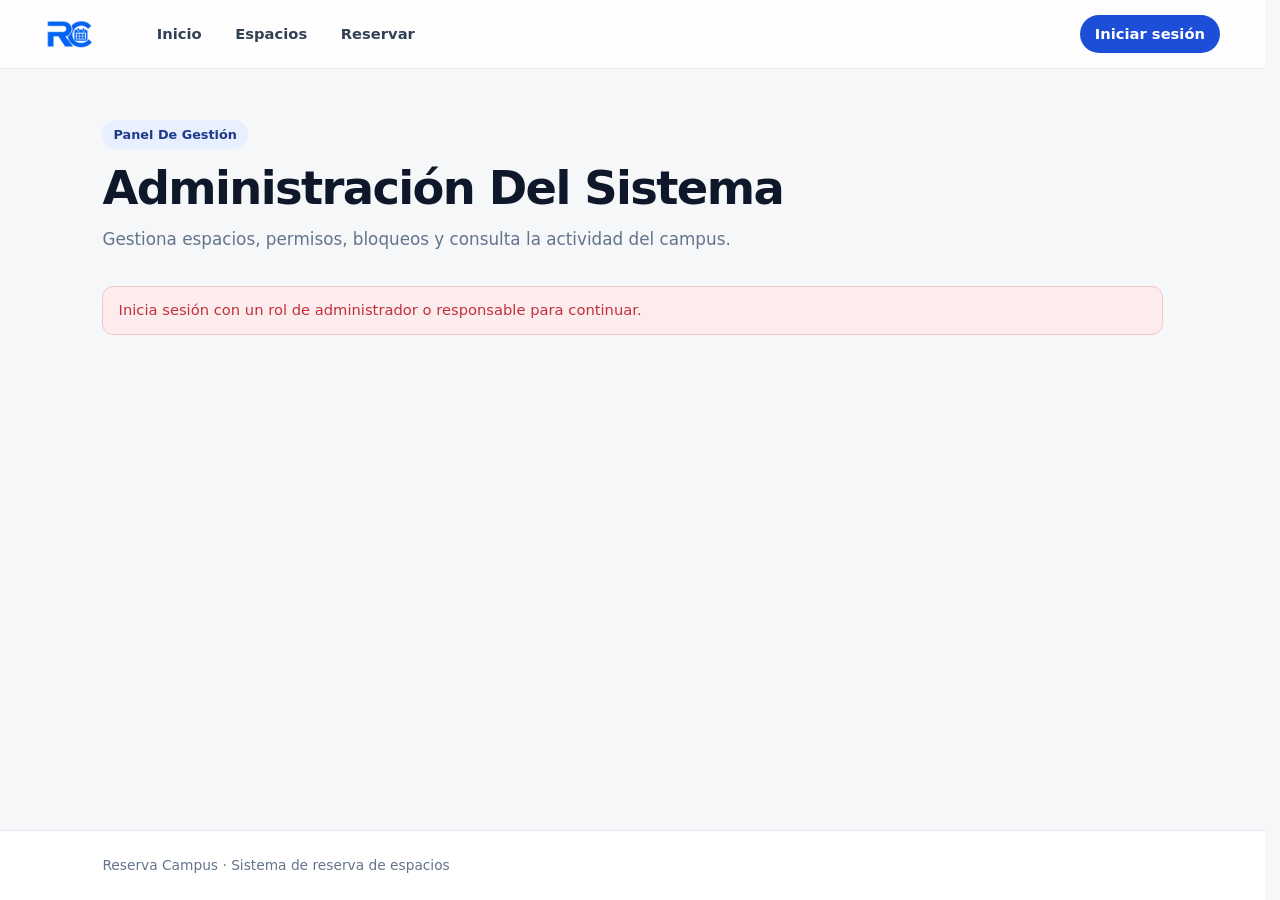
<file: reserva_espacios/frontend/admin.html>
<!doctype html>
<html lang="es">
  <head>
    <meta charset="utf-8">
    <meta name="viewport" content="width=device-width, initial-scale=1">
    <title>Administración</title>
    <link rel="icon" type="image/png" sizes="64x64" href="img/favicon.png">
    <link rel="stylesheet" href="css/styles.css?v=layout-20261021">
  </head>
  <body data-page="admin">
    <header class="site-header">
      <nav class="nav" aria-label="Navegación principal">
        <a class="brand" href="index.html"><img class="brand-logo" src="img/logo.png" alt="Reserva Campus" width="76" height="45"></a>
        <div class="nav-links">
        <a href="index.html">Inicio</a><a href="spaces.html">Espacios</a><a href="reservations.html">Reservar</a>
          <a class="is-current" data-admin-link href="admin.html" hidden>Administración</a>
          
          <a data-login-link href="login.html">Iniciar sesión</a>
          
          <a class="profile-link" data-profile-link href="profile.html" aria-label="Mi perfil" title="Mi perfil" hidden><svg aria-hidden="true" viewBox="0 0 24 24" fill="none"><circle cx="12" cy="8" r="3.5"></circle><path d="M5 20c.7-3.4 3.2-5.2 7-5.2s6.3 1.8 7 5.2"></path></svg></a>
        </div>
      </nav>
    </header>
    <main class="page">
      <div class="page-intro">
        <p class="eyebrow">Panel De Gestión</p>
        <h1>Administración Del Sistema</h1>
        <p>Gestiona espacios, permisos, bloqueos y consulta la actividad del campus.</p>
      </div>
      <p class="feedback" data-admin-access-message role="status" aria-live="polite">Comprobando permisos…</p>
      <div class="admin-layout" data-admin-content hidden>
        <nav class="admin-nav card" aria-label="Secciones de administración">
          <a href="#sec-spaces" data-admin-only>Espacios Y Tipos</a>
          <a href="#sec-manager" data-manager-only hidden>Mis Espacios</a>
          <a href="#sec-users" data-admin-only>Usuarios Y Roles</a>
          <a href="#sec-blocks">Bloqueos</a>
          <a href="#sec-agenda" data-admin-only>Agenda</a>
          <a href="#sec-reports" data-admin-only>Uso Y Auditoría</a>
        </nav>
        <div class="admin-main">
        <section class="admin-section" data-admin-only id="sec-spaces" aria-labelledby="spaces-admin-title">
          <div class="section-heading"><div><h2 id="spaces-admin-title">Espacios Y Tipos</h2><p>Registra espacios y cambia su estado sin borrar su historial.</p></div></div>
          <form class="filter-bar admin-space-filter" data-admin-space-filter>
            <div class="field"><label for="admin-space-query">Nombre o ubicación</label><input id="admin-space-query" name="query" maxlength="120"></div>
            <div class="field"><label for="admin-space-filter-type">Tipo</label><select id="admin-space-filter-type" name="type"><option value="">Todos los tipos</option></select></div>
            <div class="field"><label for="admin-space-min-capacity">Capacidad mínima</label><input id="admin-space-min-capacity" name="minimumCapacity" type="number" min="1" max="100000"></div>
            <div class="field"><label for="admin-space-filter-status">Estado</label><select id="admin-space-filter-status" name="status"><option value="">Todos</option><option value="ACTIVE">Activo</option><option value="MAINTENANCE">Mantenimiento</option><option value="INACTIVE">Inactivo</option></select></div>
            <button class="button button-primary" type="submit">Filtrar espacios</button>
          </form>
          <p class="feedback" data-admin-space-filter-feedback role="status" aria-live="polite" hidden></p>
          <form class="form-card admin-form" data-admin-space-form>
            <input name="spaceId" type="hidden">
            <div class="form-grid">
              <div class="field"><label for="admin-space-name">Nombre</label><input class="catalog-title-input" id="admin-space-name" name="name" maxlength="120" required></div>
              <div class="field"><label for="admin-space-type">Tipo</label><select id="admin-space-type" name="typeId" required><option value="">Selecciona un tipo</option></select></div>
              <div class="field"><label for="admin-space-location">Ubicación</label><input id="admin-space-location" name="location" maxlength="160" required></div>
              <div class="field"><label for="admin-space-capacity">Capacidad</label><input id="admin-space-capacity" name="capacity" type="number" min="1" max="100000" required></div>
              <div class="field"><label for="admin-space-status">Estado</label><select id="admin-space-status" name="status"><option value="ACTIVE">Activo</option><option value="MAINTENANCE">Mantenimiento</option><option value="INACTIVE">Inactivo</option></select></div>
              <div class="field full"><label for="admin-space-description">Descripción</label><textarea id="admin-space-description" name="description" maxlength="500"></textarea></div>
            </div>
            <p class="feedback" data-space-feedback role="status" aria-live="polite" hidden></p>
            <div class="form-actions"><button class="button button-primary" type="submit" data-space-submit>Crear espacio</button><button class="button button-outline" type="button" data-space-reset hidden>Cancelar edición</button></div>
          </form>
          <div class="admin-list" data-admin-spaces aria-live="polite"></div>
          <form class="filter-bar admin-type-form" data-admin-type-form>
            <input name="typeId" type="hidden">
            <div class="field"><label for="admin-type-name">Nuevo tipo de espacio</label><input class="catalog-title-input" id="admin-type-name" name="name" maxlength="80" required></div>
            <div class="field"><label for="admin-type-description">Descripción</label><input id="admin-type-description" name="description" maxlength="250"></div>
            <div class="form-actions"><button class="button button-primary" type="submit" data-type-submit>Agregar tipo</button><button class="button button-outline" type="button" data-type-reset hidden>Cancelar edición</button></div>
          </form>
          <p class="feedback" data-type-feedback role="status" aria-live="polite" hidden></p>
          <div class="admin-list" data-admin-types></div>
        </section>

        <section class="admin-section" data-manager-only hidden id="sec-manager" aria-labelledby="manager-spaces-title">
          <div class="section-heading"><div><h2 id="manager-spaces-title">Estado De Mis Espacios</h2><p>Actualiza el estado de los espacios que tienes asignados.</p></div></div>
          <p class="feedback" data-manager-spaces-feedback role="status" aria-live="polite" hidden></p>
          <div class="admin-list" data-manager-spaces aria-live="polite"></div>
        </section>

        <section class="admin-section" data-admin-only id="sec-users" aria-labelledby="users-admin-title">
          <div class="section-heading"><div><h2 id="users-admin-title">Usuarios, Roles Y Espacios Asignados</h2><p>Una cuenta puede conservar varios roles. Los responsables gestionan los espacios que tienen asignados.</p></div></div>
          <p class="feedback" data-users-feedback role="status" aria-live="polite">Cargando usuarios…</p>
          <div class="admin-list" data-admin-users></div>
        </section>

        <section class="admin-section" id="sec-blocks" aria-labelledby="blocks-admin-title">
          <div class="section-heading"><div><h2 id="blocks-admin-title">Bloqueos</h2><p>Reserva periodos de mantenimiento o uso institucional y conserva el registro al cancelarlos.</p></div></div>
          <form class="form-card admin-form" data-admin-block-form>
            <div class="form-grid">
              <div class="field full"><label for="admin-block-space">Espacio</label><select id="admin-block-space" name="spaceId" required><option value="">Selecciona un espacio activo</option></select></div>
              <div class="field"><label for="admin-block-start">Inicio</label><input id="admin-block-start" name="startAt" type="datetime-local" required></div>
              <div class="field"><label for="admin-block-end">Fin</label><input id="admin-block-end" name="endAt" type="datetime-local" required></div>
              <div class="field full"><label for="admin-block-reason">Motivo</label><textarea id="admin-block-reason" name="reason" maxlength="250" required></textarea></div>
            </div>
            <p class="feedback" data-block-feedback role="status" aria-live="polite" hidden></p>
            <div class="form-actions"><button class="button button-primary" type="submit">Crear bloqueo</button></div>
          </form>
          <div class="admin-list" data-admin-blocks></div>
        </section>

        <section class="admin-section" data-admin-only id="sec-agenda" aria-labelledby="agenda-admin-title">
          <div class="section-heading"><div><h2 id="agenda-admin-title">Agenda Administrativa</h2><p>Consulta reservas y bloqueos en un periodo, por espacio o para todo el campus.</p></div></div>
          <form class="filter-bar admin-filter" data-admin-agenda-form>
            <div class="field"><label for="agenda-date">Fecha</label><input id="agenda-date" name="date" type="date" required></div>
            <div class="field"><label for="agenda-space">Espacio</label><select id="agenda-space" name="spaceId"><option value="">Todos los espacios</option></select></div>
            <div class="field"><label for="agenda-status">Estado</label><select id="agenda-status" name="status"><option value="">Todos</option><option value="ACTIVE">Activas</option><option value="CANCELLED">Canceladas</option><option value="FINISHED">Finalizadas</option></select></div>
            <button class="button button-primary" type="submit">Consultar agenda</button>
          </form>
          <p class="feedback" data-agenda-feedback role="status" aria-live="polite" hidden></p>
          <div class="admin-list" data-admin-agenda></div>
        </section>

        <section class="admin-section" data-admin-only id="sec-reports" aria-labelledby="reports-admin-title">
          <div class="section-heading"><div><h2 id="reports-admin-title">Uso Y Auditoría</h2><p>Indicadores de ocupación y últimas operaciones administrativas.</p></div></div>
          <form class="filter-bar admin-filter" data-admin-report-form>
            <div class="field"><label for="report-from">Desde</label><input id="report-from" name="from" type="date" required></div>
            <div class="field"><label for="report-to">Hasta</label><input id="report-to" name="to" type="date" required></div>
            <button class="button button-primary" type="submit">Generar reporte</button>
          </form>
          <p class="feedback" data-report-feedback role="status" aria-live="polite" hidden></p>
          <div class="admin-list" data-admin-report></div>
          <h3 class="admin-subtitle">Operaciones Recientes</h3>
          <p class="feedback" data-audit-feedback role="status" aria-live="polite" hidden></p>
          <div class="admin-list" data-admin-audit></div>
        </section>
      </div>
      </div>
    </main>
    <footer class="site-footer"><div>Reserva Campus &middot; Sistema de reserva de espacios</div></footer>
    <script type="module" src="js/app.js?v=title-case-20261021"></script>
  </body>
</html>
</file>
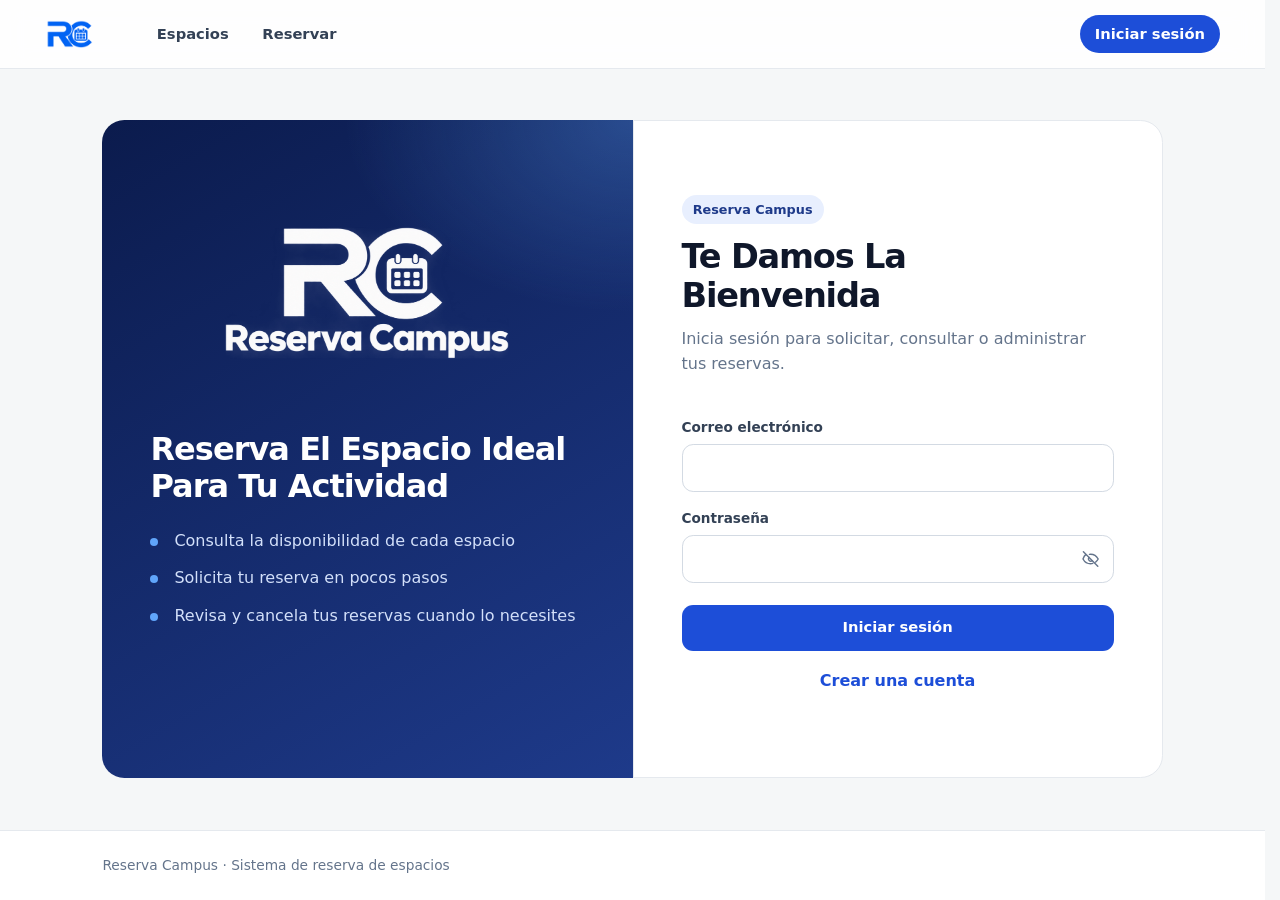
<file: reserva_espacios/frontend/login.html>
<!doctype html>
<html lang="es">
  <head>
    <meta charset="utf-8">
    <meta name="viewport" content="width=device-width, initial-scale=1">
    <title>Iniciar Sesión</title>
    <link rel="icon" type="image/png" sizes="64x64" href="img/favicon.png">
    <link rel="stylesheet" href="css/styles.css?v=password-toggle-smooth-20261021">
  </head>
  <body data-page="login">
    <header class="site-header"><nav class="nav" aria-label="Navegación principal"><a class="brand" href="index.html"><img class="brand-logo" src="img/logo.png" alt="Reserva Campus" width="76" height="45"></a><div class="nav-links"><a href="spaces.html">Espacios</a><a href="reservations.html">Reservar</a><a data-admin-link href="admin.html" hidden>Administración</a><a data-login-link href="login.html">Iniciar sesión</a><a class="profile-link" data-profile-link href="profile.html" aria-label="Mi perfil" title="Mi perfil" hidden><svg aria-hidden="true" viewBox="0 0 24 24" fill="none"><circle cx="12" cy="8" r="3.5"></circle><path d="M5 20c.7-3.4 3.2-5.2 7-5.2s6.3 1.8 7 5.2"></path></svg></a></div></nav></header>
    <main class="login-shell">
      <aside class="login-aside">
        <img class="login-logo" src="img/logo-white.png" alt="Reserva Campus" width="280" height="138">
        <h2>Reserva El Espacio Ideal Para Tu Actividad</h2>
        <ul><li>Consulta la disponibilidad de cada espacio</li><li>Solicita tu reserva en pocos pasos</li><li>Revisa y cancela tus reservas cuando lo necesites</li></ul>
      </aside>
      <form class="login-card" data-auth-form>
        <span class="brand-mark login-mark" aria-hidden="true">RC</span>
        <p class="eyebrow">Reserva Campus</p>
        <h1 data-auth-title>Te Damos La Bienvenida</h1><p data-auth-description>Inicia sesión para solicitar, consultar o administrar tus reservas.</p>
        <div class="field" data-name-field hidden><label for="name">Nombre completo</label><input id="name" name="name" type="text" autocomplete="name" maxlength="120"></div>
        <div class="field"><label for="email">Correo electrónico</label><input id="email" name="email" type="email" autocomplete="email" maxlength="255" required></div>
        <div class="field"><label for="password">Contraseña</label><div class="password-input"><input id="password" name="password" type="password" autocomplete="current-password" maxlength="72" required><button class="password-toggle" type="button" data-password-toggle="password" aria-label="Mostrar contraseña" aria-pressed="false"><svg class="password-icon-open" data-eye-open aria-hidden="true" viewBox="0 0 24 24" fill="none"><path d="M2.5 12s3.2-6 9.5-6 9.5 6 9.5 6-3.2 6-9.5 6-9.5-6-9.5-6Z"></path><circle cx="12" cy="12" r="2.5"></circle></svg><svg class="password-icon-closed" data-eye-closed aria-hidden="true" viewBox="0 0 24 24" fill="none"><path d="M3 3l18 18M10.6 6.2A10.8 10.8 0 0 1 12 6c6.3 0 9.5 6 9.5 6a15 15 0 0 1-3.1 3.7M6.2 6.3C3.8 8 2.5 12 2.5 12s3.2 6 9.5 6c1 0 1.9-.2 2.7-.5"></path><path d="M9.9 9.9a3 3 0 0 0 4.2 4.2"></path></svg></button></div></div>
        <ul class="password-requirements" data-password-requirements aria-label="Requisitos de contraseña" hidden>
          <li data-password-rule="length">Mínimo 12 caracteres</li>
          <li data-password-rule="uppercase">Una letra mayúscula</li>
          <li data-password-rule="lowercase">Una letra minúscula</li>
          <li data-password-rule="number">Un número</li>
          <li data-password-rule="special">Un carácter especial</li>
        </ul>
        <div class="password-strength" data-password-strength data-level="good" hidden>
          <div class="password-strength-heading"><span>Nivel estimado de seguridad</span><strong data-password-strength-label></strong></div>
          <div class="password-strength-meter" data-password-strength-meter role="meter" aria-label="Nivel estimado de seguridad de la contraseña" aria-valuemin="1" aria-valuemax="3" aria-valuenow="1" aria-valuetext="Buena">
            <span data-strength-segment></span><span data-strength-segment></span><span data-strength-segment></span>
          </div>
        </div>
        <div class="field" data-confirm-password-field hidden><label for="confirm-password">Confirmar contraseña</label><div class="password-input"><input id="confirm-password" name="confirmPassword" type="password" autocomplete="new-password" maxlength="72"><button class="password-toggle" type="button" data-password-toggle="confirmPassword" aria-label="Mostrar contraseña" aria-pressed="false"><svg class="password-icon-open" data-eye-open aria-hidden="true" viewBox="0 0 24 24" fill="none"><path d="M2.5 12s3.2-6 9.5-6 9.5 6 9.5 6-3.2 6-9.5 6-9.5-6-9.5-6Z"></path><circle cx="12" cy="12" r="2.5"></circle></svg><svg class="password-icon-closed" data-eye-closed aria-hidden="true" viewBox="0 0 24 24" fill="none"><path d="M3 3l18 18M10.6 6.2A10.8 10.8 0 0 1 12 6c6.3 0 9.5 6 9.5 6a15 15 0 0 1-3.1 3.7M6.2 6.3C3.8 8 2.5 12 2.5 12s3.2 6 9.5 6c1 0 1.9-.2 2.7-.5"></path><path d="M9.9 9.9a3 3 0 0 0 4.2 4.2"></path></svg></button></div><small class="field-hint password-match-hint" data-password-match-hint aria-live="polite"></small></div>
        <p class="feedback" data-feedback role="status" aria-live="polite" hidden></p>
        <button class="button button-primary" data-auth-submit type="submit">Iniciar sesión</button>
        <button class="text-button" data-auth-toggle type="button">Crear una cuenta</button>
      </form>
    </main>
    <footer class="site-footer"><div>Reserva Campus &middot; Sistema de reserva de espacios</div></footer>
    <script type="module" src="js/app.js?v=password-toggle-smooth-20261021"></script>
  </body>
</html>
</file>
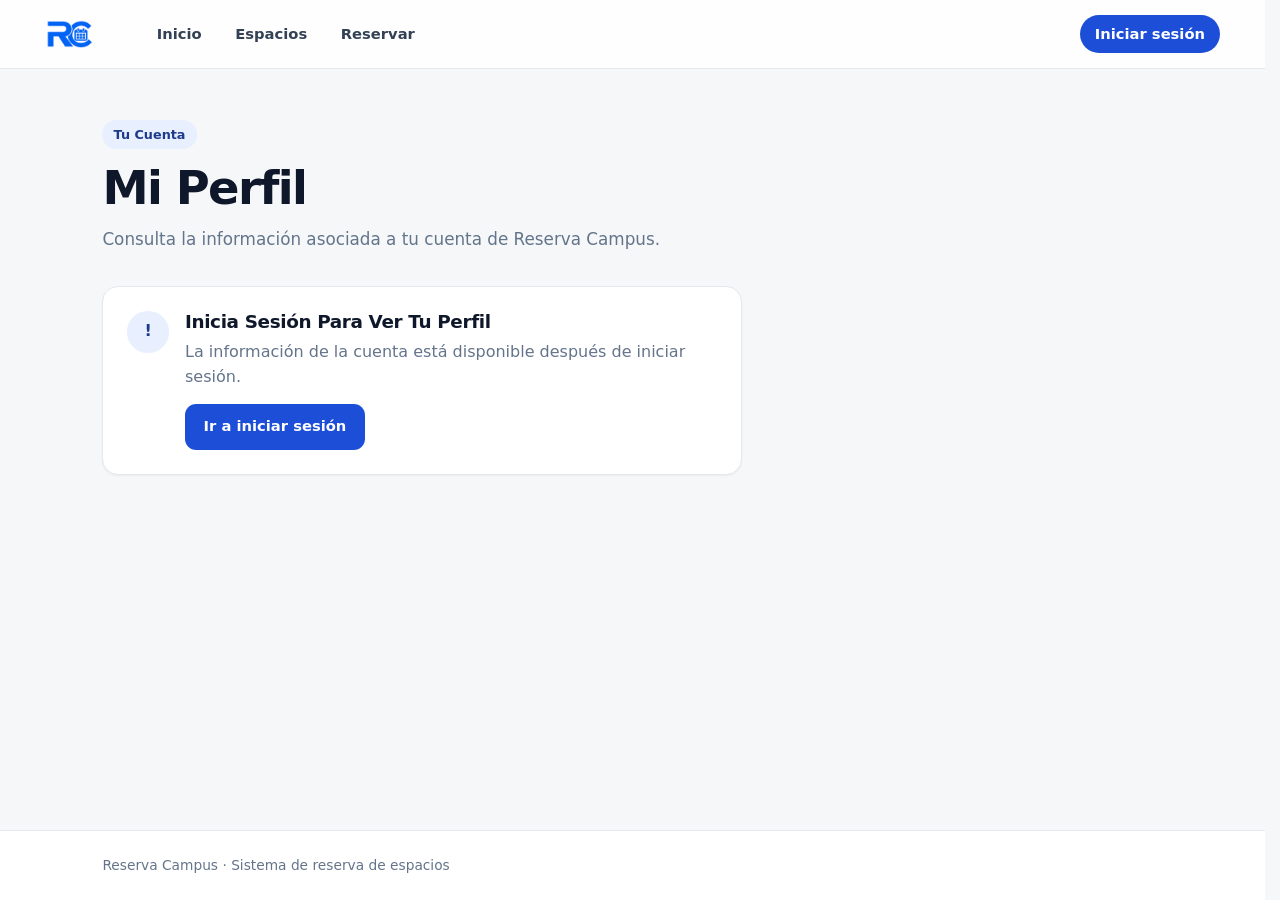
<file: reserva_espacios/frontend/profile.html>
<!doctype html>
<html lang="es">
  <head>
    <meta charset="utf-8">
    <meta name="viewport" content="width=device-width, initial-scale=1">
    <title>Mi Perfil</title>
    <link rel="icon" type="image/png" sizes="64x64" href="img/favicon.png">
    <link rel="stylesheet" href="css/styles.css?v=layout-20261021">
  </head>
  <body data-page="profile">
    <header class="site-header">
      <nav class="nav" aria-label="Navegación principal">
        <a class="brand" href="index.html"><img class="brand-logo" src="img/logo.png" alt="Reserva Campus" width="76" height="45"></a>
        <div class="nav-links">
          <a href="index.html">Inicio</a>
          <a href="spaces.html">Espacios</a>
          <a href="reservations.html">Reservar</a>
          <a data-admin-link href="admin.html" hidden>Administración</a>
          <a data-login-link href="login.html">Iniciar sesión</a>
          <a class="profile-link is-current" data-profile-link href="profile.html" aria-label="Mi perfil" title="Mi perfil" hidden>
            <svg aria-hidden="true" viewBox="0 0 24 24" fill="none"><circle cx="12" cy="8" r="3.5"></circle><path d="M5 20c.7-3.4 3.2-5.2 7-5.2s6.3 1.8 7 5.2"></path></svg>
          </a>
        </div>
      </nav>
    </header>
    <main class="page profile-page">
      <div class="page-intro">
        <p class="eyebrow">Tu Cuenta</p>
        <h1>Mi Perfil</h1>
        <p>Consulta la información asociada a tu cuenta de Reserva Campus.</p>
      </div>
      <dialog class="agenda-dialog logout-dialog" data-logout-dialog aria-labelledby="logout-dialog-title" aria-describedby="logout-dialog-description">
        <div class="logout-icon" aria-hidden="true"><svg viewBox="0 0 24 24" fill="none"><path d="M10 4H6a2 2 0 0 0-2 2v12a2 2 0 0 0 2 2h4M15 8l4 4-4 4M19 12H9"></path></svg></div>
        <h2 id="logout-dialog-title">¿Cerrar Sesión?</h2>
        <p id="logout-dialog-description">Saldrás de tu cuenta de Reserva Campus y tendrás que iniciar sesión de nuevo para reservar espacios.</p>
        <form method="dialog" class="logout-confirm-form">
          <div class="form-actions logout-confirm-actions">
            <button class="button button-outline" data-logout-cancel type="button">Cancelar</button>
            <button class="button button-danger" value="logout" type="submit">Sí, cerrar sesión</button>
          </div>
        </form>
      </dialog>

      <p class="feedback" data-profile-feedback role="status" aria-live="polite">Cargando tu perfil…</p>
      <section class="profile-layout" data-profile-content aria-label="Información de mi perfil" hidden>
        <article class="profile-summary card">
          <div class="profile-avatar" data-profile-avatar aria-hidden="true">RC</div>
          <h2 data-profile-name></h2>
          <p data-profile-email></p>
          <span class="profile-status" data-profile-status></span>
          <button class="button button-danger profile-logout" data-logout-button type="button" hidden>Cerrar sesión</button>
        </article>
        <article class="profile-details card">
          <div class="form-card-heading">
            <h2>Datos De La Cuenta</h2>
            <p>Estos datos identifican tu cuenta en el sistema.</p>
          </div>
          <dl class="profile-data">
            <div><dt>Nombre completo</dt><dd data-profile-detail-name></dd></div>
            <div><dt>Correo electrónico</dt><dd data-profile-detail-email></dd></div>
            <div><dt>Estado de la cuenta</dt><dd data-profile-detail-status></dd></div>
          </dl>
          <section class="profile-roles" aria-labelledby="profile-roles-title">
            <h3 id="profile-roles-title">Roles Asignados</h3>
            <div class="profile-role-list" data-profile-roles></div>
          </section>
        </article>
      </section>
      <aside class="profile-signin card" data-profile-signin hidden>
        <div class="profile-signin-mark" aria-hidden="true">!</div>
        <div>
          <h2>Inicia Sesión Para Ver Tu Perfil</h2>
          <p>La información de la cuenta está disponible después de iniciar sesión.</p>
          <a class="button button-primary" href="login.html">Ir a iniciar sesión</a>
        </div>
      </aside>
    </main>
    <footer class="site-footer"><div>Reserva Campus &middot; Sistema de reserva de espacios</div></footer>
    <script type="module" src="js/app.js?v=title-case-20261021"></script>
  </body>
</html>
</file>
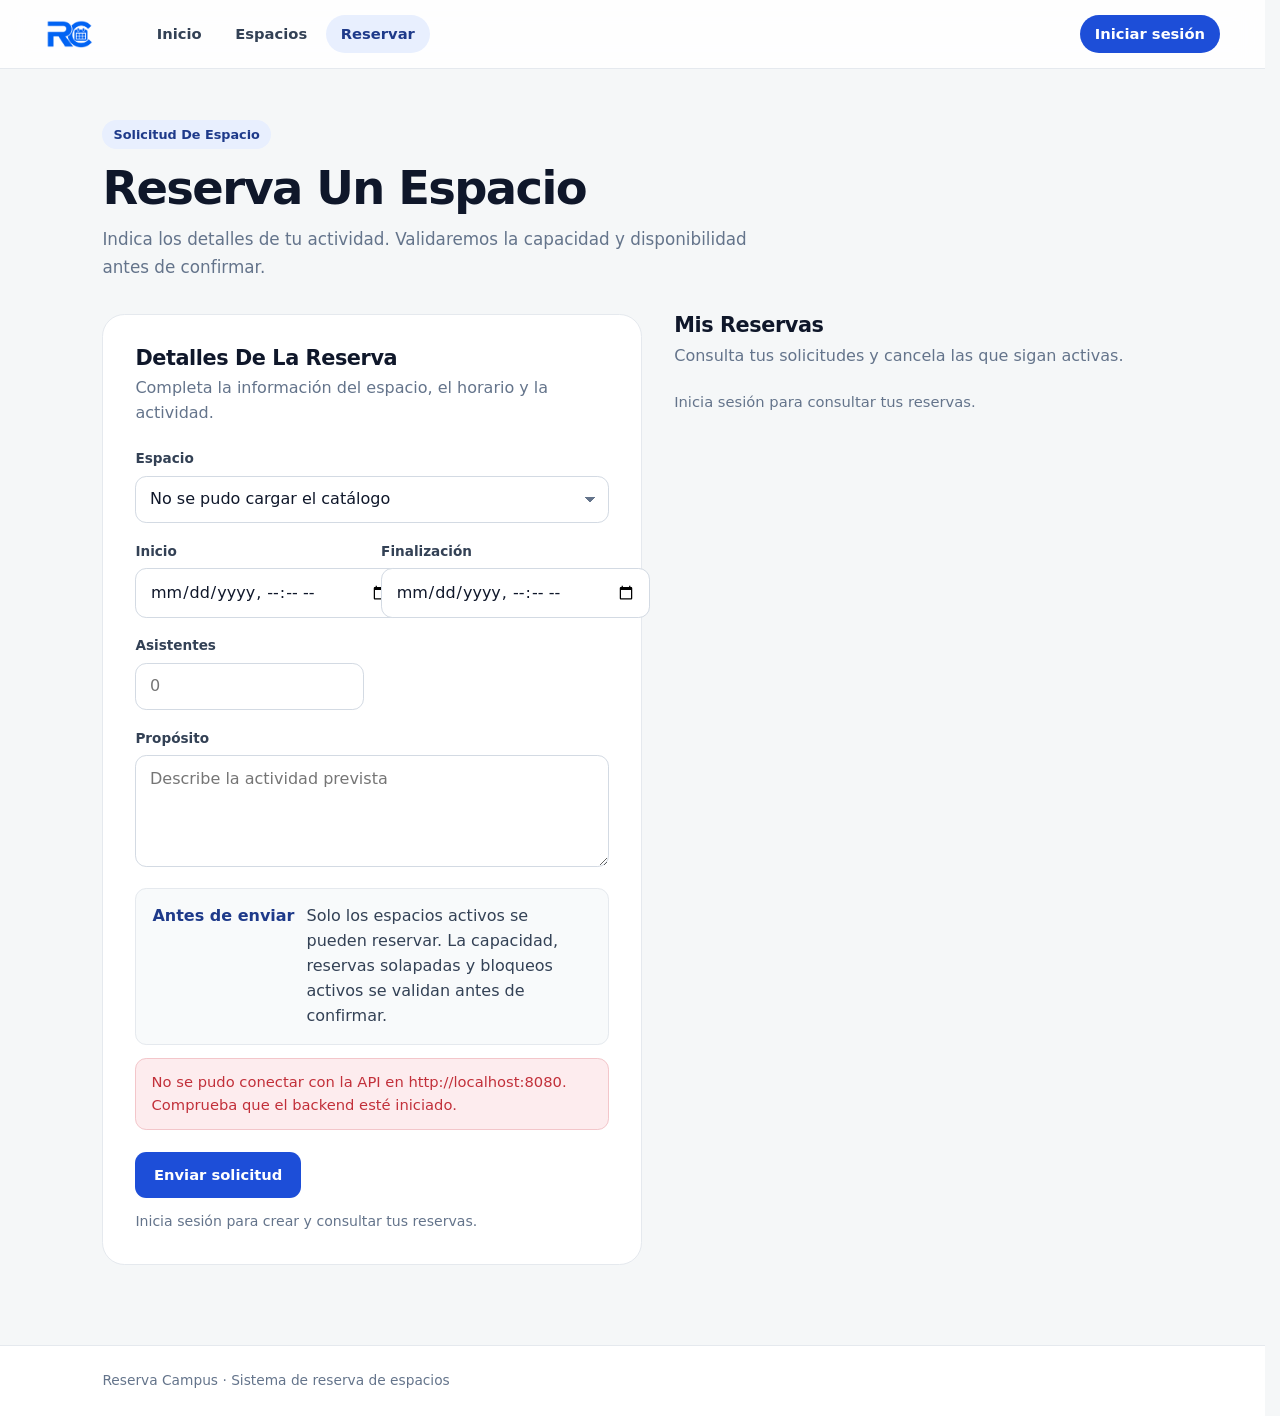
<file: reserva_espacios/frontend/reservations.html>
<!doctype html>
<html lang="es">
  <head>
    <meta charset="utf-8">
    <meta name="viewport" content="width=device-width, initial-scale=1">
    <title>Reservar Espacio</title>
    <link rel="icon" type="image/png" sizes="64x64" href="img/favicon.png">
    <link rel="stylesheet" href="css/styles.css?v=layout-20261021">
  </head>
  <body data-page="reservations">
    <header class="site-header"><nav class="nav" aria-label="Navegación principal"><a class="brand" href="index.html"><img class="brand-logo" src="img/logo.png" alt="Reserva Campus" width="76" height="45"></a><div class="nav-links"><a href="index.html">Inicio</a><a href="spaces.html">Espacios</a><a class="is-current" href="reservations.html">Reservar</a><a data-admin-link href="admin.html" hidden>Administración</a><a data-login-link href="login.html">Iniciar sesión</a><a class="profile-link" data-profile-link href="profile.html" aria-label="Mi perfil" title="Mi perfil" hidden><svg aria-hidden="true" viewBox="0 0 24 24" fill="none"><circle cx="12" cy="8" r="3.5"></circle><path d="M5 20c.7-3.4 3.2-5.2 7-5.2s6.3 1.8 7 5.2"></path></svg></a></div></nav></header>
    <main class="page">
      <div class="page-intro"><p class="eyebrow">Solicitud De Espacio</p><h1>Reserva Un Espacio</h1><p>Indica los detalles de tu actividad. Validaremos la capacidad y disponibilidad antes de confirmar.</p></div>
      <div class="reserve-layout">
      <form class="form-card" data-reservation-form>
        <div class="form-card-heading"><h2>Detalles De La Reserva</h2><p>Completa la información del espacio, el horario y la actividad.</p></div>
        <div class="form-grid">
          <div class="field full"><label for="space">Espacio</label><select id="space" name="space" required><option value="">Cargando espacios…</option></select></div>
          <div class="field"><label for="start">Inicio</label><input id="start" name="start" type="datetime-local" required></div>
          <div class="field"><label for="end">Finalización</label><input id="end" name="end" type="datetime-local" required></div>
          <div class="field"><label for="attendees">Asistentes</label><input id="attendees" name="attendees" type="number" min="1" placeholder="0" required></div>
          <div class="field full"><label for="purpose">Propósito</label><textarea id="purpose" name="purpose" maxlength="250" placeholder="Describe la actividad prevista" required></textarea></div>
        </div>
        <aside class="availability-note"><strong>Antes de enviar</strong><span>Solo los espacios activos se pueden reservar. La capacidad, reservas solapadas y bloqueos activos se validan antes de confirmar.</span></aside>
        <p class="feedback" data-feedback role="status" aria-live="polite" hidden></p>
        <div class="form-actions"><button class="button button-primary" type="submit">Enviar solicitud</button><p class="form-note" data-session-note>Debes iniciar sesión antes de crear una reserva.</p></div>
      </form>
      <section class="section reserve-history" aria-labelledby="my-reservations-title">
        <div class="section-heading"><div><h2 id="my-reservations-title">Mis Reservas</h2><p>Consulta tus solicitudes y cancela las que sigan activas.</p></div></div>
        <form class="filter-bar reservation-filters" data-history-filter-form hidden>
          <div class="field"><label for="history-status">Estado</label><select id="history-status" name="status"><option value="">Todos</option><option value="ACTIVE">Activas</option><option value="CANCELLED">Canceladas</option><option value="FINISHED">Finalizadas</option></select></div>
          <div class="field"><label for="history-from">Desde</label><input id="history-from" name="from" type="date"></div>
          <div class="field"><label for="history-to">Hasta</label><input id="history-to" name="to" type="date"></div>
          <button class="button button-primary" type="submit">Filtrar</button>
        </form>
        <p class="feedback" data-history-feedback role="status" aria-live="polite">Inicia sesión para consultar tus reservas.</p>
        <div class="reservation-list" data-reservation-list></div>
      </section>
      </div>
    </main>
    <footer class="site-footer"><div>Reserva Campus &middot; Sistema de reserva de espacios</div></footer>
    <script type="module" src="js/app.js?v=title-case-20261021"></script>
  </body>
</html>
</file>
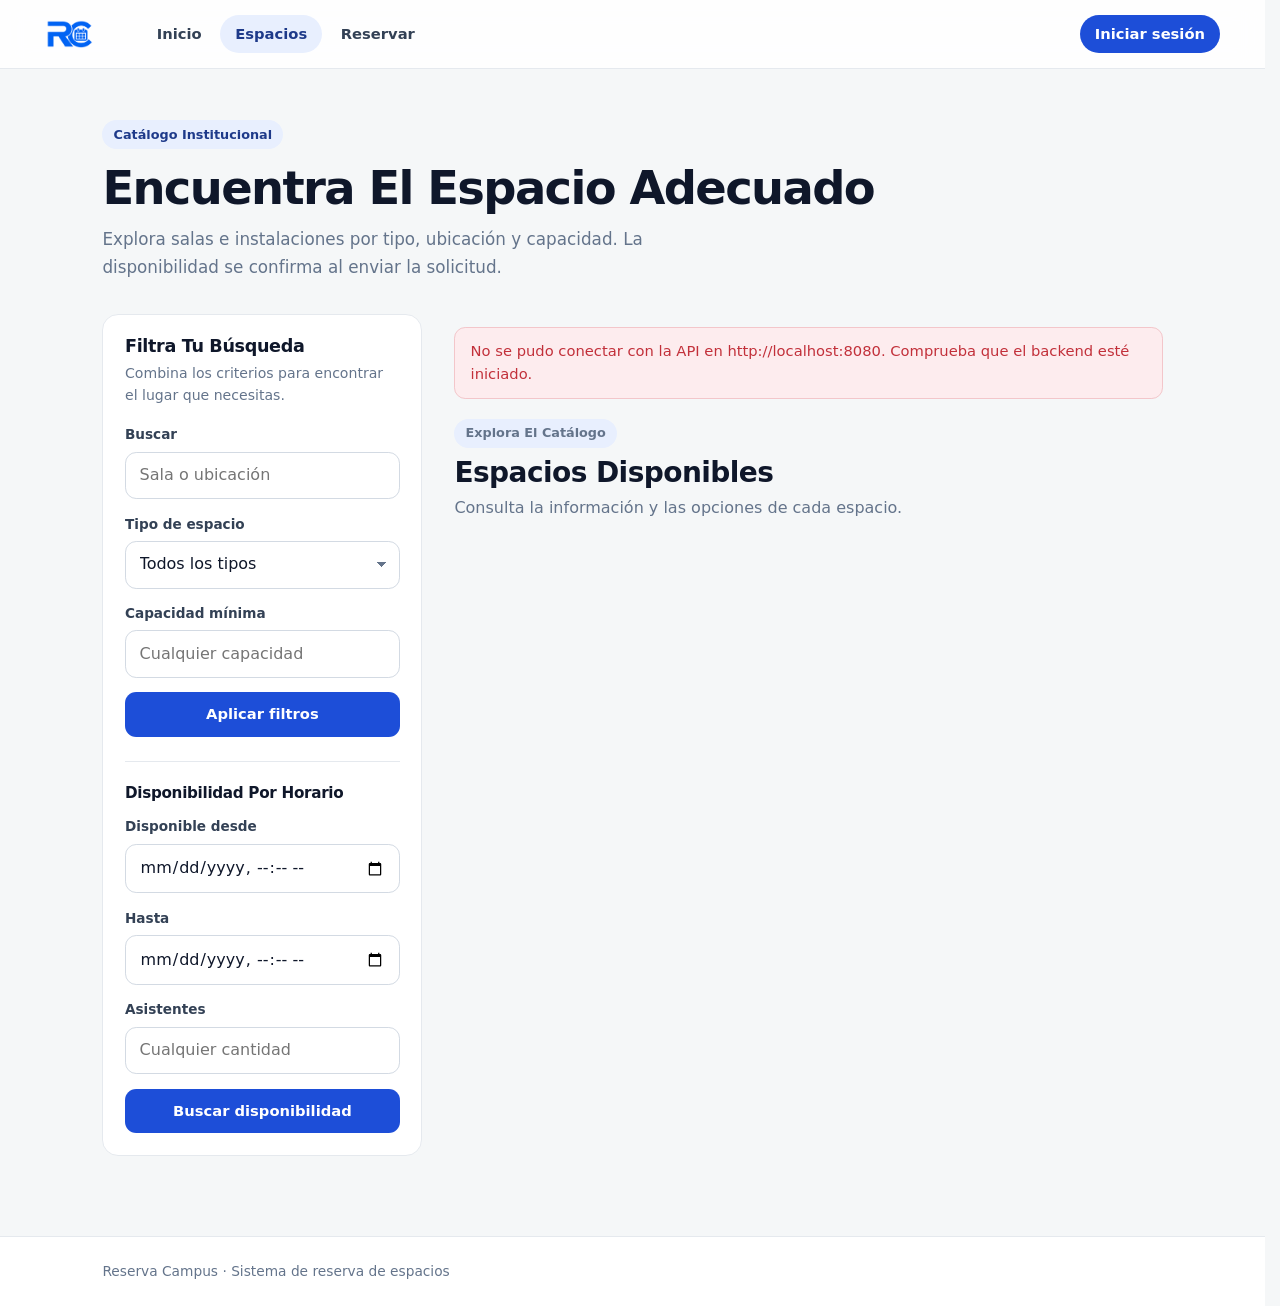
<file: reserva_espacios/frontend/spaces.html>
<!doctype html>
<html lang="es">
  <head>
    <meta charset="utf-8">
    <meta name="viewport" content="width=device-width, initial-scale=1">
    <title>Espacios</title>
    <link rel="icon" type="image/png" sizes="64x64" href="img/favicon.png">
    <link rel="stylesheet" href="css/styles.css?v=layout-20261021">
  </head>
  <body data-page="spaces">
    <header class="site-header"><nav class="nav" aria-label="Navegación principal"><a class="brand" href="index.html"><img class="brand-logo" src="img/logo.png" alt="Reserva Campus" width="76" height="45"></a><div class="nav-links"><a href="index.html">Inicio</a><a class="is-current" href="spaces.html">Espacios</a><a href="reservations.html">Reservar</a><a data-admin-link href="admin.html" hidden>Administración</a><a data-login-link href="login.html">Iniciar sesión</a><a class="profile-link" data-profile-link href="profile.html" aria-label="Mi perfil" title="Mi perfil" hidden><svg aria-hidden="true" viewBox="0 0 24 24" fill="none"><circle cx="12" cy="8" r="3.5"></circle><path d="M5 20c.7-3.4 3.2-5.2 7-5.2s6.3 1.8 7 5.2"></path></svg></a></div></nav></header>
    <main class="page">
      <div class="page-intro">
        <p class="eyebrow">Catálogo Institucional</p>
        <h1>Encuentra El Espacio Adecuado</h1>
        <p>Explora salas e instalaciones por tipo, ubicación y capacidad. La disponibilidad se confirma al enviar la solicitud.</p>
      </div>
      <div class="catalog-layout">
      <aside class="catalog-tools" aria-labelledby="catalog-filters-title">
        <div class="section-heading tools-heading">
          <div><h2 id="catalog-filters-title">Filtra Tu Búsqueda</h2><p>Combina los criterios para encontrar el lugar que necesitas.</p></div>
        </div>
        <form class="filter-bar" data-space-filters>
          <div class="field"><label for="search">Buscar</label><input id="search" name="search" type="search" placeholder="Sala o ubicación" maxlength="120"></div>
          <div class="field"><label for="type">Tipo de espacio</label><select id="type" name="type"><option value="">Todos los tipos</option></select></div>
          <div class="field"><label for="capacity">Capacidad mínima</label><input id="capacity" name="capacity" type="number" min="1" max="100000" placeholder="Cualquier capacidad"></div>
          <button class="button button-primary" type="submit">Aplicar filtros</button>
        </form>
        <h3 class="tools-subtitle">Disponibilidad Por Horario</h3>
        <form class="filter-bar availability-search" data-availability-form>
          <div class="field"><label for="availability-start">Disponible desde</label><input id="availability-start" name="startAt" type="datetime-local" required></div>
          <div class="field"><label for="availability-end">Hasta</label><input id="availability-end" name="endAt" type="datetime-local" required></div>
          <div class="field"><label for="availability-capacity">Asistentes</label><input id="availability-capacity" name="minimumCapacity" type="number" min="1" max="100000" placeholder="Cualquier cantidad"></div>
          <button class="button button-primary" type="submit">Buscar disponibilidad</button>
        </form>
      </aside>
      <div class="catalog-main">
      <p class="feedback" data-feedback role="status" aria-live="polite" hidden></p>
      <section class="section catalog-results" aria-labelledby="catalog-results-title">
        <div class="section-heading"><div><p class="eyebrow">Explora El Catálogo</p><h2 id="catalog-results-title">Espacios Disponibles</h2><p>Consulta la información y las opciones de cada espacio.</p></div></div>
        <div aria-label="Espacios del catálogo" class="grid space-grid" data-space-results aria-live="polite"><p class="feedback">Cargando espacios…</p></div>
      </section>
      <p class="feedback" data-availability-feedback role="status" aria-live="polite" hidden></p>
      <section class="grid space-grid availability-results" aria-label="Espacios disponibles para el horario elegido" data-availability-results aria-live="polite"></section>
      <dialog class="agenda-dialog" data-space-agenda-dialog aria-labelledby="space-agenda-title">
        <div class="section-heading"><div><h2 id="space-agenda-title" data-space-agenda-title>Agenda Del Espacio</h2><p>Consulta las reservas y bloqueos de una fecha.</p></div><button class="button button-outline" type="button" data-agenda-close>Cerrar</button></div>
        <form class="filter-bar agenda-date-form" data-space-agenda-form>
          <input name="spaceId" type="hidden">
          <div class="field"><label for="space-agenda-date">Fecha</label><input id="space-agenda-date" name="date" type="date" required></div>
          <button class="button button-primary" type="submit">Consultar agenda</button>
        </form>
        <p class="feedback" data-space-agenda-feedback role="status" aria-live="polite" hidden></p>
        <div class="admin-list" data-space-agenda-entries aria-live="polite"></div>
      </dialog>
      </div>
      </div>
    </main>
    <footer class="site-footer"><div>Reserva Campus &middot; Sistema de reserva de espacios</div></footer>
    <script type="module" src="js/app.js?v=title-case-20261021"></script>
  </body>
</html>
</file>
<file: reserva_espacios/css/styles.css>
/* Reserva Campus — rediseño de layout y paleta.
   Un solo contenedor (--w) alinea cabecera, contenido y pie en todas las páginas.
   No cambia atributos data-*, ids ni names usados por js/app.js. */

:root {
  color-scheme: light;
  --ink: #0f172a;
  --ink-2: #334155;
  --muted: #64748b;
  --canvas: #f5f7f8;
  --surface: #ffffff;
  --surface-2: #f8fafb;
  --line: #e5e9ee;
  --line-2: #d3dae3;
  --brand: #1d4ed8;
  --brand-dark: #1e40af;
  --brand-ink: #1e3a8a;
  --brand-soft: #e8effe;
  --deep: #0b1b4d;
  --coral: #ff6a4d;
  --sky-soft: #efeaff;
  --sky-ink: #5b3fd0;
  --amber-soft: #fff3d6;
  --amber-ink: #8a5a00;
  --success: #15803d;
  --success-soft: #e8f6ed;
  --danger: #c2303a;
  --danger-soft: #fdecee;
  --shadow-sm: 0 1px 2px rgba(15, 23, 42, .05);
  --shadow-md: 0 14px 34px rgba(15, 23, 42, .1);
  --r-sm: .7rem;
  --r-md: 1rem;
  --r-lg: 1.4rem;
  --w: 1920px;
  --gutter: clamp(20px, 3.5vw, 72px);
  --page-w: 1760px;
  --page-gutter: clamp(24px, 8vw, 160px);
  --font: "Inter", ui-sans-serif, "SF Pro Text", "Segoe UI Variable Text", "Segoe UI", system-ui, -apple-system, sans-serif;
}

* { box-sizing: border-box; }
[hidden] { display: none !important; }
html { -webkit-font-smoothing: antialiased; background: var(--canvas); color: var(--ink); font-family: var(--font); line-height: 1.55; scroll-behavior: smooth; scroll-padding-top: 6rem; scrollbar-gutter: stable; }
body { display: flex; flex-direction: column; margin: 0; min-height: 100svh; min-width: 320px; }
body > main { flex: 1; }
h1, h2, h3 { letter-spacing: -.02em; line-height: 1.15; margin: 0; }
h1, h2, h3, p { overflow-wrap: anywhere; }
p { margin: 0; }
a { color: inherit; text-decoration: none; }
button, input, select, textarea { font: inherit; }
button, a { -webkit-tap-highlight-color: transparent; }
:focus-visible { outline: 3px solid rgba(29, 78, 216, .45); outline-offset: 2px; }

/* Transición suave entre páginas (Chrome/Edge/Safari recientes): la cabecera se queda fija */
@view-transition { navigation: auto; }
.site-header { view-transition-name: site-header; }
::view-transition-old(root), ::view-transition-new(root) { animation-duration: .15s; }
.space-grid { min-height: 10rem; }

/* ── Cabecera ────────────────────────────────────────────────── */
.site-header { backdrop-filter: saturate(1.6) blur(14px); background: rgba(255, 255, 255, .85); border-bottom: 1px solid var(--line); position: sticky; top: 0; z-index: 30; }
.nav { align-items: center; display: flex; gap: 1.5rem; justify-content: space-between; margin: 0 auto; max-width: var(--w); min-height: 4.25rem; padding: .7rem var(--gutter); width: 100%; }
.brand { align-items: center; display: inline-flex; flex: 0 0 auto; font-size: 1.08rem; font-weight: 750; gap: .65rem; letter-spacing: -.02em; }
.brand-logo { display: block; height: 1.8rem; width: auto; }
.login-logo { align-self: center; display: block; height: auto; margin: 0 auto 2.5rem; width: min(100%, 300px); }
.brand-mark { background: linear-gradient(145deg, #3b82f6, var(--brand-dark)); border-radius: .75rem; color: #fff; display: grid; font-size: .85rem; font-weight: 800; height: 2.35rem; place-items: center; width: 2.35rem; }
.nav-links { align-items: center; display: flex; flex: 1; flex-wrap: wrap; font-size: .92rem; font-weight: 600; gap: .2rem; justify-content: flex-start; margin-left: 1.5rem; }
.nav-links a { border-radius: 999px; color: var(--ink-2); padding: .5rem .95rem; transition: background .18s ease, color .18s ease; }
.nav-links a:hover { background: #eef2f3; color: var(--ink); }
.nav-links .is-current { background: var(--brand-soft); color: var(--brand-ink); }
.nav-links a[data-login-link] { background: var(--brand); color: #fff; }
.nav-links [data-login-link], .nav-links [data-profile-link] { margin-left: auto; }
.nav-links a[data-login-link]:hover { background: var(--brand-dark); }
.nav-action, .text-button { background: transparent; border: 0; border-radius: var(--r-sm); color: var(--brand); cursor: pointer; font: inherit; font-weight: 650; padding: .6rem .9rem; transition: background .18s ease; }
.nav-action:hover, .text-button:hover { background: var(--brand-soft); }

/* ── Estructura común: un único contenedor ───────────────────── */
.page { margin: 0 auto; max-width: var(--page-w); padding: clamp(2rem, 4vw, 3.5rem) var(--page-gutter) 5rem; width: 100%; }
.page-intro { margin: 0 0 2rem; max-width: none; }
.page-intro h1 { font-size: clamp(2rem, 4vw, 2.9rem); font-weight: 750; letter-spacing: -.035em; line-height: 1.08; }
.page-intro > p:last-child { color: var(--muted); font-size: 1.05rem; line-height: 1.65; margin-top: .8rem; max-width: 62ch; }
.eyebrow { align-items: center; background: var(--brand-soft); border-radius: 999px; color: var(--brand-ink); display: inline-flex; font-size: .8rem; font-weight: 650; margin: 0 0 .9rem; padding: .28rem .7rem; }

.section { margin-top: clamp(3rem, 5vw, 4.5rem); }
.section-heading { align-items: end; display: flex; gap: 1.25rem; justify-content: space-between; margin-bottom: 1.4rem; }
.section-heading h2 { font-size: clamp(1.4rem, 2.2vw, 1.75rem); font-weight: 700; }
.section-heading p { color: var(--muted); margin-top: .4rem; max-width: 58ch; }
.section-heading .eyebrow { margin-bottom: .6rem; }

/* ── Portada ─────────────────────────────────────────────────── */
.hero { align-items: center; background: radial-gradient(52rem 26rem at 88% -8%, rgba(96, 165, 250, .32), transparent 62%), linear-gradient(135deg, var(--deep), #1e3a8a 78%); border-radius: 1.75rem; box-shadow: var(--shadow-md); color: #fff; display: grid; gap: clamp(2rem, 6vw, 5rem); grid-template-columns: minmax(0, 1.15fr) minmax(280px, .85fr); min-height: clamp(380px, 50vh, 600px); overflow: hidden; padding: clamp(2rem, 5vw, 5rem); }
.hero .eyebrow { background: rgba(255, 255, 255, .12); color: #c7dbff; }
.hero h1 { font-size: clamp(2.4rem, 4.6vw, 4rem); font-weight: 750; letter-spacing: -.04em; line-height: 1.04; max-width: 13ch; }
.hero p { color: #d3e0fa; font-size: clamp(1rem, 1.3vw, 1.12rem); line-height: 1.7; margin: 1.2rem 0 1.8rem; max-width: 50ch; }
.hero-art { display: grid; min-height: 240px; place-items: center; }
.calendar-illustration { background: #fff; border-radius: 1.25rem; box-shadow: 0 24px 48px rgba(0, 0, 0, .28); color: var(--ink); padding: 1.3rem; width: min(100%, 320px); }
.calendar-illustration strong { display: block; font-size: .95rem; font-weight: 700; margin-bottom: 1rem; }
.calendar-row { display: grid; gap: .4rem; grid-template-columns: repeat(7, 1fr); }
.calendar-row span { aspect-ratio: 1; background: var(--surface-2); border-radius: .65rem; color: var(--ink-2); display: grid; font-size: .8rem; font-weight: 650; place-items: center; }
.calendar-row span.active { background: var(--coral); color: #fff; }

/* ── Botones ─────────────────────────────────────────────────── */
.button { align-items: center; border: 1px solid transparent; border-radius: var(--r-sm); cursor: pointer; display: inline-flex; font: inherit; font-size: .92rem; font-weight: 650; justify-content: center; min-height: 2.8rem; padding: .65rem 1.1rem; transition: background .18s ease, border-color .18s ease, box-shadow .18s ease; }
.button:disabled { cursor: wait; opacity: .6; }
.button-primary { background: var(--brand); color: #fff; }
.button-primary:hover { background: var(--brand-dark); box-shadow: 0 6px 16px rgba(29, 78, 216, .25); }
.button-light { background: #fff; color: var(--brand-ink); }
.button-light:hover { background: var(--brand-soft); }
.button-outline { background: #fff; border-color: var(--line-2); color: var(--ink); }
.button-outline:hover { background: var(--surface-2); border-color: var(--brand); color: var(--brand-ink); }
.button-danger { background: #fff; border-color: #f0c2c6; color: var(--danger); }
.button-danger:hover { background: var(--danger-soft); border-color: var(--danger); }

/* ── Tarjetas y catálogo ─────────────────────────────────────── */
.grid { display: grid; gap: 1.25rem; }
.space-grid, .benefit-grid { grid-template-columns: repeat(auto-fill, minmax(min(100%, 320px), 1fr)); }
.card { background: var(--surface); border: 1px solid var(--line); border-radius: var(--r-md); box-shadow: var(--shadow-sm); }
.card h3 { font-size: 1.05rem; }
.card p { color: var(--muted); line-height: 1.6; margin-top: .6rem; }
.space-card { display: flex; flex-direction: column; overflow: hidden; padding: 0; transition: border-color .2s ease, box-shadow .2s ease; }
.space-card:hover { border-color: var(--line-2); box-shadow: var(--shadow-md); }
.space-banner { align-items: center; background: var(--brand-soft); color: var(--brand-ink); display: flex; font-size: .8rem; font-weight: 650; gap: .55rem; padding: .85rem 1.25rem; }
.space-banner::before { background: currentColor; border-radius: 50%; content: ""; height: .5rem; width: .5rem; }
.space-card:nth-child(3n + 2) .space-banner { background: var(--sky-soft); color: var(--sky-ink); }
.space-card:nth-child(3n) .space-banner { background: var(--amber-soft); color: var(--amber-ink); }
.card-body { align-items: flex-start; display: flex; flex: 1; flex-direction: column; min-height: 190px; padding: 1.25rem; }
.card-body h3 { font-size: 1.12rem; }
.space-meta { display: flex; flex-wrap: wrap; gap: .4rem; margin: .9rem 0 1rem; }
.space-meta > * { background: var(--surface-2); border: 1px solid var(--line); border-radius: 999px; color: var(--ink-2); font-size: .8rem; font-weight: 550; padding: .2rem .65rem; }
.space-meta > .space-hours { background: transparent; border: 0; border-radius: 0; flex-basis: 100%; padding: .15rem 0; }
.space-card .card-body > .button { margin: auto .55rem 0 0; }
.space-card .card-body > .status + .button, .space-card .card-body > .button:first-of-type { margin-top: 1rem; }
.status { align-items: center; color: var(--success); display: inline-flex; font-size: .82rem; font-weight: 650; gap: .4rem; }
.status::before { background: currentColor; border-radius: 50%; content: ""; height: .5rem; width: .5rem; }

.steps { counter-reset: step; display: grid; gap: 1.25rem; grid-template-columns: repeat(3, minmax(0, 1fr)); }
.step { background: var(--surface); border: 1px solid var(--line); border-radius: var(--r-md); padding: 1.5rem; }
.step::before { background: var(--brand-soft); border-radius: 50%; color: var(--brand-ink); content: counter(step); counter-increment: step; display: grid; font-size: 1rem; font-weight: 750; height: 2.5rem; margin-bottom: 1.1rem; place-items: center; width: 2.5rem; }
.step h3 { font-size: 1.05rem; margin-bottom: .45rem; }
.step p { color: var(--muted); }

/* Catálogo: filtros laterales + resultados */
.catalog-layout { align-items: start; display: grid; gap: 2rem; grid-template-columns: 320px minmax(0, 1fr); }
.catalog-tools { background: var(--surface); border: 1px solid var(--line); border-radius: var(--r-md); padding: 1.35rem; position: sticky; top: 5.5rem; }
.tools-heading { margin-bottom: 1.1rem; }
.tools-heading h2 { font-size: 1.1rem; }
.tools-heading p { font-size: .88rem; }
.tools-subtitle { font-size: .95rem; font-weight: 700; margin: 1.5rem 0 .9rem; padding-top: 1.4rem; border-top: 1px solid var(--line); }
.catalog-main { min-width: 0; }
.catalog-main > .feedback, .catalog-main > .availability-results { margin-inline: 0; }
.catalog-results { margin-top: 0; }
.availability-results:empty { display: none; }
.availability-results { margin-top: 2rem; }
.catalog-layout .space-grid { grid-template-columns: repeat(auto-fill, minmax(min(100%, 260px), 1fr)); }

/* Filtros y formularios */
.filter-bar { align-items: end; background: var(--surface); border: 1px solid var(--line); border-radius: var(--r-md); display: grid; gap: .9rem; grid-template-columns: 1.3fr 1fr 1fr auto; margin: 0 0 1.25rem; padding: 1.1rem; }
.catalog-tools .filter-bar { background: transparent; border: 0; border-radius: 0; grid-template-columns: 1fr; margin: 0; padding: 0; }
.catalog-tools .filter-bar .button { width: 100%; }
.agenda-date-form { grid-template-columns: minmax(12rem, 1fr) auto; margin: 0; }
.field { display: grid; gap: .4rem; min-width: 0; }
.field label { color: var(--ink-2); font-size: .85rem; font-weight: 650; }
.field input, .field select, .field textarea { appearance: none; background: #fff; border: 1px solid var(--line-2); border-radius: var(--r-sm); color: var(--ink); font: inherit; min-height: 2.8rem; padding: .65rem .85rem; transition: border-color .18s ease, box-shadow .18s ease; width: 100%; }
.field select { background-image: linear-gradient(45deg, transparent 50%, var(--muted) 50%), linear-gradient(135deg, var(--muted) 50%, transparent 50%); background-position: calc(100% - 1.1rem) 50%, calc(100% - .8rem) 50%; background-repeat: no-repeat; background-size: .32rem .32rem; padding-right: 2.2rem; }
.field textarea { min-height: 7rem; resize: vertical; }
.field input:hover, .field select:hover, .field textarea:hover { border-color: #9aa8b8; }
.field input:focus, .field select:focus, .field textarea:focus { border-color: var(--brand); box-shadow: 0 0 0 4px rgba(29, 78, 216, .14); outline: 0; }
.password-input { position: relative; }
.password-input input { padding-right: 3rem; }
.password-toggle { align-items: center; background: transparent; border: 0; border-radius: .45rem; color: var(--muted); cursor: pointer; display: grid; height: 2.2rem; place-items: center; position: absolute; right: .35rem; top: 50%; transform: translateY(-50%); transition: background .18s ease, color .18s ease; width: 2.2rem; }
.password-toggle:hover { background: var(--brand-soft); color: var(--brand-ink); }
.password-toggle svg { display: block; fill: none; height: 1.2rem; stroke: currentColor; stroke-linecap: round; stroke-linejoin: round; stroke-width: 1.8; width: 1.2rem; }
.password-toggle [data-eye-open] { display: none; }
.password-toggle.is-visible [data-eye-open] { display: block; }
.password-toggle.is-visible [data-eye-closed] { display: none; }
.password-requirements { color: var(--muted); display: grid; font-size: .8rem; gap: .2rem; list-style: none; margin: 0; max-height: 0; opacity: 0; overflow: hidden; padding: 0; transform: translateY(-.25rem); transition: max-height .24s ease, opacity .18s ease, transform .18s ease, margin .24s ease, visibility 0s linear .24s; visibility: hidden; }
.password-requirements.is-visible { margin-top: .5rem; max-height: 10rem; opacity: 1; transform: none; transition-delay: 0s; visibility: visible; }
.password-requirements li::before { color: var(--danger); content: "×"; display: inline-block; font-size: 1rem; font-weight: 800; line-height: 1; margin-right: .45rem; width: .8rem; }
.password-requirements li.is-unmet { color: var(--danger); }
.password-requirements li.is-met { color: var(--success); }
.password-requirements li.is-met::before { color: var(--success); content: "✓"; }
.password-requirements + .field { margin-top: .65rem; }
.password-strength { background: var(--surface-2); border: 0 solid transparent; border-radius: var(--r-sm); display: grid; gap: .45rem; margin-top: 0; max-height: 0; opacity: 0; overflow: hidden; padding: 0; transform: translateY(-.25rem); transition: max-height .24s ease, opacity .18s ease, transform .18s ease, margin .24s ease, padding .24s ease, border-width .24s ease, visibility 0s linear .24s; visibility: hidden; }
.password-strength.is-visible { border-color: var(--line); border-width: 1px; margin-top: .55rem; max-height: 5rem; opacity: 1; padding: .65rem .8rem; transform: none; transition-delay: 0s; visibility: visible; }
.login-card [data-confirm-password-field] { margin-top: .65rem; }
.password-strength-heading { align-items: center; display: flex; font-size: .8rem; justify-content: space-between; }
.password-strength-heading span { color: var(--muted); }
.password-strength-heading strong { font-weight: 700; }
.password-strength-meter { display: flex; gap: .25rem; height: .3rem; }
.password-strength-meter span { background: var(--line-2); border-radius: 999px; flex: 1; }
.password-strength[data-level="good"] .password-strength-heading strong { color: var(--brand-ink); }
.password-strength[data-level="good"] .password-strength-meter .is-active { background: var(--brand-ink); }
.password-strength[data-level="strong"] .password-strength-heading strong { color: var(--brand-ink); }
.password-strength[data-level="strong"] .password-strength-meter .is-active { background: var(--brand); }
.password-strength[data-level="very-strong"] .password-strength-heading strong { color: var(--success); }
.password-strength[data-level="very-strong"] .password-strength-meter .is-active { background: var(--success); }
.password-match-hint { display: block; min-height: 1.2em; }
.password-match-hint.is-success { color: var(--success); }
.password-match-hint.is-error { color: var(--danger); }
.password-match-hint.is-success::before { color: var(--success); content: "✓"; font-weight: 800; margin-right: .4rem; }
.password-match-hint.is-error::before { color: var(--danger); content: "×"; font-size: 1rem; font-weight: 800; margin-right: .4rem; }
@media (prefers-reduced-motion: reduce) {
  .password-requirements, .password-strength { transition: none; transform: none; }
}
.catalog-title-input { text-transform: uppercase; }
.form-card { background: var(--surface); border: 1px solid var(--line); border-radius: var(--r-lg); padding: clamp(1.25rem, 3vw, 2rem); width: 100%; }
.form-card-heading { margin-bottom: 1.4rem; }
.form-card-heading h2 { font-size: 1.3rem; }
.form-card-heading p { color: var(--muted); margin-top: .35rem; }
.form-grid { display: grid; gap: 1.1rem; grid-template-columns: repeat(2, minmax(0, 1fr)); }
.form-grid .full { grid-column: 1 / -1; }
.space-schedule { border: 1px solid var(--line); border-radius: var(--r-md); margin: 0; min-width: 0; padding: 1rem; }
.space-schedule legend { color: var(--ink-2); font-size: .95rem; font-weight: 700; padding: 0 .35rem; }
.space-schedule > .field-hint { margin: 0 0 .8rem; }
.schedule-days { display: grid; gap: .55rem; }
.schedule-day-row { align-items: end; background: var(--surface-2); border: 1px solid var(--line); border-radius: var(--r-sm); display: grid; gap: .7rem; grid-template-columns: minmax(7rem, .7fr) repeat(2, minmax(7rem, 1fr)); padding: .6rem .75rem; }
.schedule-day-toggle { align-items: center; color: var(--ink-2); display: flex; font-size: .9rem; font-weight: 650; gap: .55rem; min-height: 2.8rem; }
.schedule-day-toggle input { accent-color: var(--brand); height: 1rem; margin: 0; width: 1rem; }
.schedule-day-row .field { gap: .25rem; }
.schedule-day-row .field label { font-size: .75rem; }
.schedule-day-row .field select { min-height: 2.5rem; padding: .45rem .65rem; }
.schedule-day-row .field select:disabled { background-color: #f1f3f7; color: var(--muted); cursor: not-allowed; }
.datetime-control { display: grid; gap: .5rem; grid-template-columns: minmax(0, 1fr) minmax(6rem, .72fr); }
.datetime-control > * { min-width: 0; }
.form-actions { align-items: center; display: flex; flex-wrap: wrap; gap: .8rem; margin-top: 1.4rem; }
.form-note { color: var(--muted); font-size: .88rem; }
.feedback { color: var(--muted); font-size: .92rem; line-height: 1.55; margin: .85rem 0; }
.feedback-error { background: var(--danger-soft); border: 1px solid #f3c6ca; border-radius: var(--r-sm); color: var(--danger); padding: .75rem .95rem; }
.feedback-success { background: var(--success-soft); border: 1px solid #bfe3cb; border-radius: var(--r-sm); color: var(--success); padding: .75rem .95rem; }
.login-card .feedback { margin: 1rem 0 0; }
.login-card .text-button { margin-top: .55rem; width: 100%; }
.availability-note { align-items: flex-start; background: var(--surface-2); border: 1px solid var(--line); border-radius: var(--r-sm); color: var(--ink-2); display: flex; gap: .75rem; margin: 1.3rem 0 0; padding: .95rem 1rem; }
.availability-note strong { color: var(--brand-ink); flex: 0 0 auto; }

/* ── Reservar: formulario + historial en dos columnas ────────── */
.reserve-layout { align-items: start; display: grid; gap: 2rem; grid-template-columns: minmax(0, 1.05fr) minmax(0, .95fr); }
.reserve-history { margin-top: 0; }
.reserve-history .section-heading h2 { font-size: 1.3rem; }
.reservation-filters { grid-template-columns: repeat(2, minmax(0, 1fr)); }
.reservation-filters > .field:first-child, .reservation-filters > .button { grid-column: 1 / -1; }
.reservation-list { display: grid; gap: .75rem; }
.reservation-item { align-items: center; background: var(--surface); border: 1px solid var(--line); border-radius: var(--r-md); display: flex; gap: 1rem; justify-content: space-between; padding: 1.1rem 1.25rem; }
.reservation-details { min-width: 0; }
.reservation-details h3 { font-size: 1rem; }
.reservation-details p { color: var(--muted); font-size: .88rem; margin-top: .35rem; }
.reservation-status { border-radius: 999px; display: inline-flex; font-size: .76rem; font-weight: 650; margin-top: .65rem; padding: .2rem .65rem; }
.status-active { background: var(--success-soft); color: var(--success); }
.status-cancelled { background: var(--danger-soft); color: var(--danger); }
.status-finished { background: #eceff3; color: var(--muted); }

.agenda-dialog { border: 0; border-radius: var(--r-lg); box-shadow: var(--shadow-md); max-height: min(85vh, 760px); max-width: min(760px, calc(100% - 2rem)); overflow-y: auto; padding: 1.5rem; width: 100%; }
.agenda-dialog::backdrop { background: rgba(15, 23, 42, .55); backdrop-filter: blur(3px); }
.agenda-dialog .section-heading { align-items: flex-start; }
.logout-dialog { max-width: min(440px, calc(100% - 2rem)); padding: 2rem; text-align: center; }
.logout-icon { background: var(--danger-soft); border-radius: 50%; color: var(--danger); display: grid; height: 3.5rem; margin: 0 auto 1.1rem; place-items: center; width: 3.5rem; }
.logout-icon svg { fill: none; height: 1.5rem; stroke: currentColor; stroke-linecap: round; stroke-linejoin: round; stroke-width: 2; width: 1.5rem; }
.logout-dialog h2 { font-size: 1.35rem; }
.logout-dialog p { color: var(--muted); line-height: 1.6; margin-top: .6rem; }
.logout-confirm-form { margin: 0; }
.logout-confirm-actions { flex-wrap: nowrap; gap: .75rem; margin-top: 1.75rem; }
.logout-confirm-actions .button { flex: 1; }
.logout-confirm-actions .button-danger { background: var(--danger); border-color: var(--danger); color: #fff; }
.logout-confirm-actions .button-danger:hover { background: #a3242e; }
.profile-logout { margin-top: auto; width: 100%; }
.profile-summary .profile-status { margin-bottom: 1.5rem; }

/* ── Inicio de sesión: panel + formulario ────────────────────── */
.login-shell { display: grid; grid-template-columns: 1fr 1fr; margin: 0 auto; max-width: 1280px; min-height: calc(100svh - 9rem); padding: clamp(1.5rem, 4vw, 3.5rem) var(--page-gutter); width: 100%; }
.login-aside { background: radial-gradient(30rem 20rem at 100% 0, rgba(96, 165, 250, .3), transparent 60%), linear-gradient(150deg, var(--deep), #1e3a8a); border-radius: var(--r-lg) 0 0 var(--r-lg); color: #fff; display: flex; flex-direction: column; gap: 1.5rem; justify-content: center; padding: clamp(1.75rem, 4vw, 3rem) clamp(1.75rem, 4vw, 3rem) clamp(3.5rem, 11vh, 6.5rem); }
.login-aside h2 { font-size: clamp(1.5rem, 2.6vw, 2rem); font-weight: 700; letter-spacing: -.03em; }
.login-aside ul { color: #d3e0fa; display: grid; gap: .8rem; list-style: none; margin: 0; padding: 0; }
.login-aside li { padding-left: 1.5rem; position: relative; }
.login-aside li::before { background: #60a5fa; border-radius: 50%; content: ""; height: .5rem; left: 0; position: absolute; top: .55rem; width: .5rem; }
.login-card { align-self: center; background: var(--surface); border: 1px solid var(--line); border-radius: 0 var(--r-lg) var(--r-lg) 0; display: flex; flex-direction: column; height: 100%; justify-content: center; padding: clamp(1.5rem, 4vw, 3rem); width: 100%; }
.login-mark { display: none; }
.login-card h1 { font-size: clamp(1.7rem, 3vw, 2.1rem); font-weight: 750; letter-spacing: -.035em; }
.login-card > p:not(.eyebrow):not(.feedback) { color: var(--muted); margin: .7rem 0 1.5rem; }
.login-card .eyebrow { align-self: flex-start; }
.login-card .field + .field { margin-top: 1rem; }
.login-card .button { margin-top: 1.4rem; width: 100%; }

/* ── Pie ─────────────────────────────────────────────────────── */
.site-footer { background: var(--surface); border-top: 1px solid var(--line); color: var(--muted); padding: 1.5rem 0; }
.site-footer div { font-size: .86rem; margin: 0 auto; max-width: var(--page-w); padding-inline: var(--page-gutter); width: 100%; }

/* ── Administración: navegación lateral + secciones ──────────── */
.admin-layout { align-items: start; display: grid; gap: 2rem; grid-template-columns: 230px minmax(0, 1fr); }
.admin-nav { display: grid; gap: .15rem; padding: .6rem; position: sticky; top: 5.5rem; }
.admin-nav a { border-radius: var(--r-sm); color: var(--ink-2); font-size: .92rem; font-weight: 600; padding: .6rem .8rem; transition: background .18s ease, color .18s ease; }
.admin-nav a:hover { background: var(--brand-soft); color: var(--brand-ink); }
.admin-main { display: grid; gap: 1.5rem; min-width: 0; }
.admin-section { background: var(--surface); border: 1px solid var(--line); border-radius: var(--r-lg); display: flex; flex-direction: column; gap: 1rem; padding: clamp(1.25rem, 2.5vw, 2rem); }
.admin-section .section-heading { margin-bottom: .25rem; }
.admin-section .feedback { margin: 0; }
.admin-section .form-card { background: var(--surface-2); border-radius: var(--r-md); box-shadow: none; padding: 1.25rem; }
.admin-section .filter-bar { background: var(--surface-2); margin: 0; }
.admin-list { display: grid; gap: .65rem; }
.admin-list-item { align-items: center; background: var(--surface); border: 1px solid var(--line); border-radius: var(--r-md); display: flex; flex-wrap: wrap; gap: .75rem 1rem; padding: 1rem 1.15rem; }
.agenda-slot { border-left: 4px solid var(--success); }
.agenda-slot .admin-list-details h3 { color: var(--success); }
.admin-list-details { display: grid; flex: 1 1 16rem; gap: .3rem; min-width: 0; }
.admin-list-details h3 { font-size: 1rem; }
.admin-list-details p { color: var(--muted); font-size: .9rem; }
.admin-status { background: var(--brand-soft); border-radius: 999px; color: var(--brand-ink); font-size: .78rem; font-weight: 650; justify-self: start; padding: .18rem .65rem; }
.manager-space-item { border-left: 4px solid var(--brand); }
.admin-subtitle { font-size: 1.15rem; margin-top: 1rem; }
.admin-type-form { grid-template-columns: 1fr 1.3fr auto; margin: 0; }
.admin-filter { grid-template-columns: 1fr 1.3fr 1fr auto; }
.admin-space-filter { grid-template-columns: 1.3fr 1fr 1fr 1fr auto; }
.admin-user-form { display: grid; gap: 1rem; grid-template-columns: repeat(auto-fit, minmax(14rem, 1fr)); }
.admin-user-form > .admin-list-details, .admin-user-form > .admin-role-options, .admin-user-form > .feedback { grid-column: 1 / -1; }
.admin-user-form > .button { align-self: end; }
.admin-role-options { background: var(--surface-2); border: 1px solid var(--line); border-radius: var(--r-sm); display: flex; flex-wrap: wrap; gap: .65rem 1.2rem; margin: 0; padding: .75rem .9rem; }
.admin-role-options legend { color: var(--ink-2); font-size: .82rem; font-weight: 650; padding: 0 .3rem; }
.admin-role-option { align-items: center; display: inline-flex; gap: .45rem; }
.admin-role-option input { accent-color: var(--brand); }
.admin-managed-spaces select { min-height: 7rem; }
.field-hint { color: var(--muted); font-size: .8rem; }
.manager-space-status-form { align-items: end; display: flex; flex-wrap: wrap; gap: .8rem; }
.manager-space-status-form .field { max-width: 18rem; }

.filter-bar > .button { align-self: end; height: 2.8rem; min-height: 2.8rem; white-space: nowrap; }
.filter-bar > .form-actions { align-self: end; margin-top: 0; }
.admin-user-form { align-items: end; }
.manager-space-status-form .button { height: 2.8rem; }

/* ── Perfil ──────────────────────────────────────────────────── */
.profile-link { align-items: center; background: transparent !important; display: inline-grid; height: 2.6rem; justify-content: center; padding: .2rem !important; width: 2.6rem; }
.profile-link svg { background: var(--brand); border-radius: 50%; height: 2.1rem; padding: .42rem; stroke: #fff; stroke-linecap: round; stroke-linejoin: round; stroke-width: 1.8; transition: box-shadow .18s ease; width: 2.1rem; }
.nav-links a.profile-link:hover, .nav-links a.profile-link.is-current { background: transparent !important; }
.nav-links a.profile-link:hover svg, .nav-links a.profile-link.is-current svg { box-shadow: 0 0 0 3px rgba(29, 78, 216, .25); }
.profile-layout { align-items: stretch; display: grid; gap: 1.5rem; grid-template-columns: 320px minmax(0, 1fr); }
.profile-summary, .profile-details { padding: clamp(1.25rem, 3vw, 2rem); }
.profile-summary { align-items: center; display: flex; flex-direction: column; text-align: center; }
.profile-avatar { align-items: center; background: linear-gradient(145deg, #3b82f6, var(--brand-dark)); border: 5px solid var(--brand-soft); border-radius: 50%; color: #fff; display: flex; font-size: 1.5rem; font-weight: 750; height: 6rem; justify-content: center; margin-bottom: 1.1rem; width: 6rem; }
.profile-summary h2 { font-size: 1.2rem; }
.profile-summary > p { color: var(--muted); margin: .4rem 0 .9rem; }
.profile-status { background: var(--success-soft); border-radius: 999px; color: var(--success); font-size: .82rem; font-weight: 650; padding: .3rem .75rem; }
.profile-status.is-inactive { background: var(--danger-soft); color: var(--danger); }
.profile-details .form-card-heading { margin-bottom: .6rem; }
.profile-data { margin: 0; }
.profile-data > div { border-bottom: 1px solid var(--line); display: grid; gap: 1rem; grid-template-columns: minmax(9rem, .7fr) minmax(0, 1.3fr); padding: .95rem 0; }
.profile-data dt { color: var(--muted); font-size: .88rem; font-weight: 550; }
.profile-data dd { font-size: .95rem; font-weight: 650; margin: 0; overflow-wrap: anywhere; }
.profile-roles { margin-top: 1.25rem; }
.profile-roles h3 { font-size: 1.02rem; }
.profile-role-list { display: flex; flex-wrap: wrap; gap: .5rem; margin-top: .75rem; }
.profile-role { background: var(--brand-soft); border-radius: 999px; color: var(--brand-ink); font-size: .83rem; font-weight: 650; padding: .35rem .8rem; }
.profile-signin { align-items: flex-start; display: flex; gap: 1rem; max-width: 640px; padding: 1.5rem; }
.profile-signin-mark { align-items: center; background: var(--brand-soft); border-radius: 50%; color: var(--brand-ink); display: flex; flex: 0 0 2.6rem; font-weight: 800; height: 2.6rem; justify-content: center; }
.profile-signin h2 { font-size: 1.15rem; }
.profile-signin p { margin: .4rem 0 .9rem; }

/* ── Responsive ──────────────────────────────────────────────── */
@media (max-width: 1080px) {
  .catalog-layout { grid-template-columns: 260px minmax(0, 1fr); gap: 1.5rem; }
  .reserve-layout { grid-template-columns: 1fr; }
  .admin-filter, .admin-space-filter { grid-template-columns: repeat(2, minmax(0, 1fr)); }
}
@media (max-width: 900px) {
  .nav { align-items: flex-start; flex-direction: column; gap: .6rem; }
  .nav-links { margin-left: 0; width: 100%; }
  .catalog-layout { grid-template-columns: 1fr; }
  .catalog-tools { position: static; }
  .admin-layout { grid-template-columns: 1fr; }
  .admin-nav { display: flex; overflow-x: auto; position: static; }
  .admin-nav a { white-space: nowrap; }
  .hero { grid-template-columns: 1fr; }
  .hero-art { min-height: 200px; }
  .profile-layout { grid-template-columns: 1fr; }
}
@media (max-width: 760px) {
  .login-shell { grid-template-columns: 1fr; }
  .login-aside { display: none; }
  .login-card { border-radius: var(--r-lg); }
  .steps { grid-template-columns: 1fr; }
  .admin-type-form { grid-template-columns: 1fr; }
}
@media (max-width: 560px) {
  .nav { padding-inline: 1rem; }
  .nav-links a, .nav-action { padding: .5rem .7rem; }
  .page { padding: 1.5rem 1rem 3rem; }
  .hero { border-radius: var(--r-lg); padding: 1.5rem; }
  .section-heading { align-items: flex-start; flex-direction: column; }
  .filter-bar, .admin-filter, .admin-space-filter, .form-grid { grid-template-columns: 1fr; }
  .form-grid .full { grid-column: auto; }
  .form-actions { align-items: stretch; flex-direction: column; }
  .form-actions .button { width: 100%; }
  .availability-note { flex-direction: column; gap: .35rem; }
  .reservation-item { align-items: flex-start; flex-direction: column; }
  .manager-space-status-form .field { max-width: none; width: 100%; }
  .profile-data > div { gap: .3rem; grid-template-columns: 1fr; }
  .agenda-dialog { padding: 1rem; }
  .schedule-day-row { grid-template-columns: 1fr 1fr; }
  .schedule-day-toggle { grid-column: 1 / -1; min-height: 1.5rem; }
}
@media (prefers-reduced-motion: reduce) {
  *, *::before, *::after { scroll-behavior: auto !important; transition-duration: .01ms !important; }
}

/* ── Ajuste de composición: referencia Monect, paleta Reserva Campus ──
   Se conservan los colores y fondos originales; los cambios se enfocan en
   jerarquía, proporciones, distribución y adaptación a pantallas pequeñas. */
:root {
  --page-w: 1600px;
  --page-gutter: clamp(20px, 4.5vw, 76px);
}

.site-header { position: sticky; }
.nav { max-width: 1600px; min-height: 4.8rem; padding-inline: var(--page-gutter); }
.brand { gap: .7rem; }
.brand::after {
  color: var(--ink);
  content: "Reserva Campus";
  font-size: 1rem;
  font-weight: 750;
  letter-spacing: -.035em;
}
.brand-logo { height: 2.15rem; }
.nav-links { justify-content: flex-end; margin-left: auto; }
.nav-links a { font-size: .89rem; padding: .58rem .82rem; }
.nav-links [data-login-link] { margin-left: .4rem; }

.page { padding-block: clamp(2rem, 4.2vw, 3.75rem) 5rem; }
.page-intro {
  margin-bottom: clamp(1.8rem, 3.5vw, 2.8rem);
  max-width: 72rem;
  padding-left: 1.1rem;
  position: relative;
}
.page-intro::before {
  background: var(--brand);
  border-radius: 3px;
  bottom: .25rem;
  content: "";
  left: 0;
  position: absolute;
  top: .2rem;
  width: 3px;
}
.page-intro .eyebrow { margin-bottom: .65rem; }
.page-intro h1 { font-size: clamp(2.1rem, 4vw, 3.2rem); letter-spacing: -.055em; }
.page-intro > p:last-child { max-width: 64ch; }

.hero {
  border-radius: 1.35rem;
  gap: clamp(2rem, 5vw, 5rem);
  min-height: clamp(430px, 57vh, 620px);
  padding: clamp(2.2rem, 6vw, 6rem);
  position: relative;
}
.hero::after {
  border: 1px solid rgba(255, 255, 255, .13);
  border-radius: 50%;
  content: "";
  height: 30rem;
  pointer-events: none;
  position: absolute;
  right: -12rem;
  top: -22rem;
  width: 30rem;
}
.hero > div:first-child { max-width: 720px; }
.hero h1 {
  font-size: clamp(3.1rem, 5vw, 5.2rem);
  letter-spacing: -.07em;
  line-height: .99;
  max-width: 15ch;
}
.hero p { font-size: clamp(1rem, 1.4vw, 1.15rem); line-height: 1.7; max-width: 49ch; }
.hero-art {
  border: 1px solid rgba(255, 255, 255, .2);
  border-radius: 1.1rem;
  min-height: 290px;
  position: relative;
}
.hero-art::before {
  color: rgba(255, 255, 255, .72);
  content: "RESERVAS · DISPONIBILIDAD · CAMPUS";
  font-size: .62rem;
  font-weight: 750;
  letter-spacing: .12em;
  position: absolute;
  right: 1rem;
  top: 1rem;
}
.calendar-illustration {
  border: 1px solid var(--line);
  border-radius: .85rem;
  padding: 1.2rem;
  transform: rotate(-2deg);
  width: min(84%, 340px);
}
.calendar-illustration strong { font-size: .82rem; letter-spacing: .025em; text-transform: uppercase; }
.calendar-row span { border-radius: .5rem; }

.button { border-radius: .65rem; font-weight: 700; min-height: 2.85rem; }
.button-primary:hover { box-shadow: var(--shadow-sm); }
.button-outline:hover { box-shadow: var(--shadow-sm); }

.section { margin-top: clamp(3.2rem, 5.5vw, 5rem); }
.section-heading { margin-bottom: 1.35rem; }
.section-heading h2 { font-size: clamp(1.5rem, 2.5vw, 2rem); letter-spacing: -.045em; }
.section-heading p { max-width: 58ch; }
.space-grid { gap: 1.15rem; }
.space-card {
  border-radius: .95rem;
  transition: border-color .16s ease, box-shadow .16s ease;
}
.space-card:hover { box-shadow: var(--shadow-md); }
.space-banner { align-items: flex-end; min-height: 6rem; padding: 1rem 1.2rem; }
.card-body { min-height: 205px; padding: 1.3rem; }
.card-body h3 { font-size: 1.15rem; line-height: 1.25; }
.space-meta { gap: .45rem; }
.step { min-height: 175px; padding: 1.35rem; }
.step::before { border-radius: .65rem; height: 2.5rem; width: 2.5rem; }

.catalog-layout { gap: clamp(1.3rem, 2.6vw, 2.4rem); grid-template-columns: minmax(250px, 300px) minmax(0, 1fr); }
.catalog-tools { border-radius: 1rem; padding: 1.3rem; }
.catalog-tools .filter-bar { gap: .85rem; }
.catalog-tools .availability-search { margin-top: 1rem; padding-top: 1rem; }
.catalog-results .section-heading { border-bottom: 1px solid var(--line); padding-bottom: 1rem; }
.filter-bar { border-radius: .9rem; padding: 1rem; }
.field label { font-size: .81rem; font-weight: 700; }
.field input, .field select, .field textarea { border-radius: .62rem; min-height: 2.85rem; }

.form-card { border-radius: 1rem; padding: clamp(1.25rem, 3vw, 2rem); }
.form-card-heading { border-bottom: 1px solid var(--line); margin-bottom: 1.35rem; padding-bottom: 1rem; }
.form-card-heading h2 { font-size: 1.28rem; letter-spacing: -.035em; }
.form-card-heading p { font-size: .91rem; line-height: 1.6; }
.reserve-layout { align-items: start; gap: 1.35rem; grid-template-columns: minmax(0, 1.12fr) minmax(330px, .88fr); }
.reservation-item { border-left: 3px solid var(--brand); border-radius: .8rem; }
.reservation-list { gap: .8rem; }
.agenda-dialog { border-radius: 1rem; }
.availability-note { border-radius: .7rem; }

.login-shell {
  align-items: stretch;
  gap: 1rem;
  grid-template-columns: minmax(0, 1.05fr) minmax(390px, .95fr);
  max-width: 1280px;
  min-height: calc(100svh - 9rem);
  padding-block: clamp(2rem, 5vh, 4rem);
}
.login-aside { border-radius: 1.2rem; padding: clamp(2rem, 5vw, 4.5rem); }
.login-logo { margin: 0 0 2rem; width: min(100%, 260px); }
.login-aside h2 { font-size: clamp(1.8rem, 3.3vw, 2.65rem); letter-spacing: -.05em; line-height: 1.08; max-width: 14ch; }
.login-aside ul { gap: .85rem; }
.login-card {
  align-self: stretch;
  border-radius: 1.2rem;
  box-shadow: var(--shadow-sm);
  justify-content: center;
  padding: clamp(1.6rem, 4vw, 3.5rem);
}
.login-card h1 { font-size: clamp(1.9rem, 3vw, 2.5rem); letter-spacing: -.055em; }
.login-card .button { min-height: 3rem; }

.profile-layout { gap: 1.1rem; grid-template-columns: minmax(250px, 330px) minmax(0, 1fr); }
.profile-summary { justify-content: center; min-height: 300px; }
.profile-details { padding: clamp(1.3rem, 3vw, 2rem); }
.profile-data > div { padding: 1.05rem .2rem; }
.profile-roles { border-top: 1px solid var(--line); margin-top: 1.1rem; padding-top: 1.25rem; }

.admin-layout { gap: 1.25rem; grid-template-columns: 220px minmax(0, 1fr); }
.admin-nav { border-radius: 1rem; padding: .65rem; }
.admin-nav a { border-radius: .55rem; padding: .72rem .8rem; }
.admin-section { border-radius: 1rem; padding: clamp(1.1rem, 2.5vw, 1.8rem); }
.admin-section .section-heading { border-bottom: 1px solid var(--line); padding-bottom: .85rem; }
.admin-section .form-card { border-radius: .8rem; box-shadow: none; }
.admin-list-item { border-radius: .75rem; box-shadow: none; }
.space-schedule { background: var(--surface-2); }
.schedule-day-row { border-radius: .65rem; }

.site-footer { margin-top: auto; padding-block: 1.4rem; }
.site-footer div { font-size: .82rem; }

@media (max-width: 1080px) {
  .catalog-layout { grid-template-columns: 1fr; }
  .catalog-tools { position: static; }
  .catalog-tools .filter-bar { grid-template-columns: repeat(2, minmax(0, 1fr)); }
  .catalog-tools .filter-bar .button { grid-column: 1 / -1; }
  .reserve-layout { grid-template-columns: 1fr; }
}
@media (max-width: 900px) {
  .nav { align-items: center; flex-direction: row; gap: .8rem; }
  .nav-links { flex: 0 1 auto; justify-content: flex-end; margin-left: auto; width: auto; }
  .hero { min-height: 420px; }
  .hero-art { min-height: 260px; }
  .admin-layout { grid-template-columns: 1fr; }
  .admin-nav { display: flex; overflow-x: auto; position: static; }
  .admin-nav a { white-space: nowrap; }
}
@media (max-width: 760px) {
  .login-shell { grid-template-columns: 1fr; min-height: 0; }
  .login-aside { display: flex; gap: 1rem; padding: 1.5rem; }
  .login-logo { margin: 0; width: 160px; }
  .login-aside h2 { font-size: 1.7rem; max-width: 24ch; }
  .login-aside ul { display: none; }
  .login-card { min-height: 420px; }
  .steps { grid-template-columns: 1fr; }
}
@media (max-width: 600px) {
  .nav { align-items: flex-start; flex-direction: column; gap: .5rem; padding-block: .7rem; }
  .brand-logo { height: 2rem; }
  .nav-links { flex-wrap: wrap; justify-content: flex-start; margin: 0; width: 100%; }
  .nav-links a { padding: .45rem .65rem; }
  .nav-links [data-login-link], .nav-links [data-profile-link] { margin-left: 0; }
  .page { padding: 1.5rem 1rem 3rem; }
  .page-intro { padding-left: .9rem; }
  .hero { grid-template-columns: 1fr; min-height: 0; padding: 1.5rem; }
  .hero h1 { font-size: clamp(2.5rem, 9vw, 3.7rem); max-width: 16ch; }
  .hero-art { min-height: 220px; }
  .hero-art::before { font-size: .52rem; }
  .calendar-illustration { width: min(88%, 320px); }
  .section-heading { align-items: flex-start; flex-direction: column; }
  .catalog-tools .filter-bar, .filter-bar, .admin-filter, .admin-space-filter, .form-grid { grid-template-columns: 1fr; }
  .catalog-tools .filter-bar .button, .form-grid .full { grid-column: auto; }
  .form-actions { align-items: stretch; flex-direction: column; }
  .form-actions .button { width: 100%; }
  .availability-note { flex-direction: column; gap: .35rem; }
  .reservation-item { align-items: flex-start; flex-direction: column; }
  .profile-layout { grid-template-columns: 1fr; }
  .profile-summary { min-height: 260px; }
  .profile-data > div { gap: .3rem; grid-template-columns: 1fr; }
  .agenda-dialog { padding: 1rem; }
  .schedule-day-row { grid-template-columns: 1fr 1fr; }
  .schedule-day-toggle { grid-column: 1 / -1; min-height: 1.5rem; }
  .login-aside { align-items: flex-start; flex-direction: column; }
}
@media (prefers-reduced-motion: reduce) {
  .space-card, .button, .nav-links a { transition: none; }
  .calendar-illustration { transform: none; }
}
</file>
<file: reserva_espacios/frontend/css/styles.css>
/* Reserva Campus — rediseño de layout y paleta.
   Un solo contenedor (--w) alinea cabecera, contenido y pie en todas las páginas.
   No cambia atributos data-*, ids ni names usados por js/app.js. */

:root {
  color-scheme: light;
  --ink: #0f172a;
  --ink-2: #334155;
  --muted: #64748b;
  --canvas: #f5f7f8;
  --surface: #ffffff;
  --surface-2: #f8fafb;
  --line: #e5e9ee;
  --line-2: #d3dae3;
  --brand: #1d4ed8;
  --brand-dark: #1e40af;
  --brand-ink: #1e3a8a;
  --brand-soft: #e8effe;
  --deep: #0b1b4d;
  --coral: #ff6a4d;
  --sky-soft: #efeaff;
  --sky-ink: #5b3fd0;
  --amber-soft: #fff3d6;
  --amber-ink: #8a5a00;
  --success: #15803d;
  --success-soft: #e8f6ed;
  --danger: #c2303a;
  --danger-soft: #fdecee;
  --shadow-sm: 0 1px 2px rgba(15, 23, 42, .05);
  --shadow-md: 0 14px 34px rgba(15, 23, 42, .1);
  --r-sm: .7rem;
  --r-md: 1rem;
  --r-lg: 1.4rem;
  --w: 1920px;
  --gutter: clamp(20px, 3.5vw, 72px);
  --page-w: 1760px;
  --page-gutter: clamp(24px, 8vw, 160px);
  --font: "Inter", ui-sans-serif, "SF Pro Text", "Segoe UI Variable Text", "Segoe UI", system-ui, -apple-system, sans-serif;
}

* { box-sizing: border-box; }
[hidden] { display: none !important; }
html { -webkit-font-smoothing: antialiased; background: var(--canvas); color: var(--ink); font-family: var(--font); line-height: 1.55; scroll-behavior: smooth; scroll-padding-top: 6rem; scrollbar-gutter: stable; }
body { display: flex; flex-direction: column; margin: 0; min-height: 100svh; min-width: 320px; }
body > main { flex: 1; }
h1, h2, h3 { letter-spacing: -.02em; line-height: 1.15; margin: 0; }
h1, h2, h3, p { overflow-wrap: anywhere; }
p { margin: 0; }
a { color: inherit; text-decoration: none; }
button, input, select, textarea { font: inherit; }
button, a { -webkit-tap-highlight-color: transparent; }
:focus-visible { outline: 3px solid rgba(29, 78, 216, .45); outline-offset: 2px; }

/* Transición suave entre páginas (Chrome/Edge/Safari recientes): la cabecera se queda fija */
@view-transition { navigation: auto; }
.site-header { view-transition-name: site-header; }
::view-transition-old(root), ::view-transition-new(root) { animation-duration: .15s; }
.space-grid { min-height: 10rem; }

/* ── Cabecera ────────────────────────────────────────────────── */
.site-header { backdrop-filter: saturate(1.6) blur(14px); background: rgba(255, 255, 255, .85); border-bottom: 1px solid var(--line); position: sticky; top: 0; z-index: 30; }
.nav { align-items: center; display: flex; gap: 1.5rem; justify-content: space-between; margin: 0 auto; max-width: var(--w); min-height: 4.25rem; padding: .7rem var(--gutter); width: 100%; }
.brand { align-items: center; display: inline-flex; flex: 0 0 auto; font-size: 1.08rem; font-weight: 750; gap: .65rem; letter-spacing: -.02em; }
.brand-logo { display: block; height: 1.8rem; width: auto; }
.login-logo { align-self: center; display: block; height: auto; margin: 0 auto 2.5rem; width: min(100%, 300px); }
.brand-mark { background: linear-gradient(145deg, #3b82f6, var(--brand-dark)); border-radius: .75rem; color: #fff; display: grid; font-size: .85rem; font-weight: 800; height: 2.35rem; place-items: center; width: 2.35rem; }
.nav-links { align-items: center; display: flex; flex: 1; flex-wrap: wrap; font-size: .92rem; font-weight: 600; gap: .2rem; justify-content: flex-start; margin-left: 1.5rem; }
.nav-links a { border-radius: 999px; color: var(--ink-2); padding: .5rem .95rem; transition: background .18s ease, color .18s ease; }
.nav-links a:hover { background: #eef2f3; color: var(--ink); }
.nav-links .is-current { background: var(--brand-soft); color: var(--brand-ink); }
.nav-links a[data-login-link] { background: var(--brand); color: #fff; }
.nav-links [data-login-link], .nav-links [data-profile-link] { margin-left: auto; }
.nav-links a[data-login-link]:hover { background: var(--brand-dark); }
.nav-action, .text-button { background: transparent; border: 0; border-radius: var(--r-sm); color: var(--brand); cursor: pointer; font: inherit; font-weight: 650; padding: .6rem .9rem; transition: background .18s ease; }
.nav-action:hover, .text-button:hover { background: var(--brand-soft); }

/* ── Estructura común: un único contenedor ───────────────────── */
.page { margin: 0 auto; max-width: var(--page-w); padding: clamp(2rem, 4vw, 3.5rem) var(--page-gutter) 5rem; width: 100%; }
.page-intro { margin: 0 0 2rem; max-width: none; }
.page-intro h1 { font-size: clamp(2rem, 4vw, 2.9rem); font-weight: 750; letter-spacing: -.035em; line-height: 1.08; }
.page-intro > p:last-child { color: var(--muted); font-size: 1.05rem; line-height: 1.65; margin-top: .8rem; max-width: 62ch; }
.eyebrow { align-items: center; background: var(--brand-soft); border-radius: 999px; color: var(--brand-ink); display: inline-flex; font-size: .8rem; font-weight: 650; margin: 0 0 .9rem; padding: .28rem .7rem; }

.section { margin-top: clamp(3rem, 5vw, 4.5rem); }
.section-heading { align-items: end; display: flex; gap: 1.25rem; justify-content: space-between; margin-bottom: 1.4rem; }
.section-heading h2 { font-size: clamp(1.4rem, 2.2vw, 1.75rem); font-weight: 700; }
.section-heading p { color: var(--muted); margin-top: .4rem; max-width: 58ch; }
.section-heading .eyebrow { margin-bottom: .6rem; }

/* ── Portada ─────────────────────────────────────────────────── */
.hero { align-items: center; background: radial-gradient(52rem 26rem at 88% -8%, rgba(96, 165, 250, .32), transparent 62%), linear-gradient(135deg, var(--deep), #1e3a8a 78%); border-radius: 1.75rem; box-shadow: var(--shadow-md); color: #fff; display: grid; gap: clamp(2rem, 6vw, 5rem); grid-template-columns: minmax(0, 1.15fr) minmax(280px, .85fr); min-height: clamp(380px, 50vh, 600px); overflow: hidden; padding: clamp(2rem, 5vw, 5rem); }
.hero .eyebrow { background: rgba(255, 255, 255, .12); color: #c7dbff; }
.hero h1 { font-size: clamp(2.4rem, 4.6vw, 4rem); font-weight: 750; letter-spacing: -.04em; line-height: 1.04; max-width: 13ch; }
.hero p { color: #d3e0fa; font-size: clamp(1rem, 1.3vw, 1.12rem); line-height: 1.7; margin: 1.2rem 0 1.8rem; max-width: 50ch; }
.hero-art { display: grid; min-height: 240px; place-items: center; }
.calendar-illustration { background: #fff; border-radius: 1.25rem; box-shadow: 0 24px 48px rgba(0, 0, 0, .28); color: var(--ink); padding: 1.3rem; width: min(100%, 320px); }
.calendar-illustration strong { display: block; font-size: .95rem; font-weight: 700; margin-bottom: 1rem; }
.calendar-row { display: grid; gap: .4rem; grid-template-columns: repeat(7, 1fr); }
.calendar-row span { aspect-ratio: 1; background: var(--surface-2); border-radius: .65rem; color: var(--ink-2); display: grid; font-size: .8rem; font-weight: 650; place-items: center; }
.calendar-row span.active { background: var(--coral); color: #fff; }

/* ── Botones ─────────────────────────────────────────────────── */
.button { align-items: center; border: 1px solid transparent; border-radius: var(--r-sm); cursor: pointer; display: inline-flex; font: inherit; font-size: .92rem; font-weight: 650; justify-content: center; min-height: 2.8rem; padding: .65rem 1.1rem; transition: background .18s ease, border-color .18s ease, box-shadow .18s ease; }
.button:disabled { cursor: wait; opacity: .6; }
.button-primary { background: var(--brand); color: #fff; }
.button-primary:hover { background: var(--brand-dark); box-shadow: 0 6px 16px rgba(29, 78, 216, .25); }
.button-light { background: #fff; color: var(--brand-ink); }
.button-light:hover { background: var(--brand-soft); }
.button-outline { background: #fff; border-color: var(--line-2); color: var(--ink); }
.button-outline:hover { background: var(--surface-2); border-color: var(--brand); color: var(--brand-ink); }
.button-danger { background: #fff; border-color: #f0c2c6; color: var(--danger); }
.button-danger:hover { background: var(--danger-soft); border-color: var(--danger); }

/* ── Tarjetas y catálogo ─────────────────────────────────────── */
.grid { display: grid; gap: 1.25rem; }
.space-grid, .benefit-grid { grid-template-columns: repeat(auto-fill, minmax(min(100%, 320px), 1fr)); }
.card { background: var(--surface); border: 1px solid var(--line); border-radius: var(--r-md); box-shadow: var(--shadow-sm); }
.card h3 { font-size: 1.05rem; }
.card p { color: var(--muted); line-height: 1.6; margin-top: .6rem; }
.space-card { display: flex; flex-direction: column; overflow: hidden; padding: 0; transition: border-color .2s ease, box-shadow .2s ease; }
.space-card:hover { border-color: var(--line-2); box-shadow: var(--shadow-md); }
.space-banner { align-items: center; background: var(--brand-soft); color: var(--brand-ink); display: flex; font-size: .8rem; font-weight: 650; gap: .55rem; padding: .85rem 1.25rem; }
.space-banner::before { background: currentColor; border-radius: 50%; content: ""; height: .5rem; width: .5rem; }
.space-card:nth-child(3n + 2) .space-banner { background: var(--sky-soft); color: var(--sky-ink); }
.space-card:nth-child(3n) .space-banner { background: var(--amber-soft); color: var(--amber-ink); }
.card-body { align-items: flex-start; display: flex; flex: 1; flex-direction: column; min-height: 190px; padding: 1.25rem; }
.card-body h3 { font-size: 1.12rem; }
.space-meta { display: flex; flex-wrap: wrap; gap: .4rem; margin: .9rem 0 1rem; }
.space-meta > * { background: var(--surface-2); border: 1px solid var(--line); border-radius: 999px; color: var(--ink-2); font-size: .8rem; font-weight: 550; padding: .2rem .65rem; }
.space-card .card-body > .button { margin: auto .55rem 0 0; }
.space-card .card-body > .status + .button, .space-card .card-body > .button:first-of-type { margin-top: 1rem; }
.status { align-items: center; color: var(--success); display: inline-flex; font-size: .82rem; font-weight: 650; gap: .4rem; }
.status::before { background: currentColor; border-radius: 50%; content: ""; height: .5rem; width: .5rem; }

.steps { counter-reset: step; display: grid; gap: 1.25rem; grid-template-columns: repeat(3, minmax(0, 1fr)); }
.step { background: var(--surface); border: 1px solid var(--line); border-radius: var(--r-md); padding: 1.5rem; }
.step::before { background: var(--brand-soft); border-radius: 50%; color: var(--brand-ink); content: counter(step); counter-increment: step; display: grid; font-size: 1rem; font-weight: 750; height: 2.5rem; margin-bottom: 1.1rem; place-items: center; width: 2.5rem; }
.step h3 { font-size: 1.05rem; margin-bottom: .45rem; }
.step p { color: var(--muted); }

/* Catálogo: filtros laterales + resultados */
.catalog-layout { align-items: start; display: grid; gap: 2rem; grid-template-columns: 320px minmax(0, 1fr); }
.catalog-tools { background: var(--surface); border: 1px solid var(--line); border-radius: var(--r-md); padding: 1.35rem; position: sticky; top: 5.5rem; }
.tools-heading { margin-bottom: 1.1rem; }
.tools-heading h2 { font-size: 1.1rem; }
.tools-heading p { font-size: .88rem; }
.tools-subtitle { font-size: .95rem; font-weight: 700; margin: 1.5rem 0 .9rem; padding-top: 1.4rem; border-top: 1px solid var(--line); }
.catalog-main { min-width: 0; }
.catalog-main > .feedback, .catalog-main > .availability-results { margin-inline: 0; }
.catalog-results { margin-top: 0; }
.availability-results:empty { display: none; }
.availability-results { margin-top: 2rem; }
.catalog-layout .space-grid { grid-template-columns: repeat(auto-fill, minmax(min(100%, 260px), 1fr)); }

/* Filtros y formularios */
.filter-bar { align-items: end; background: var(--surface); border: 1px solid var(--line); border-radius: var(--r-md); display: grid; gap: .9rem; grid-template-columns: 1.3fr 1fr 1fr auto; margin: 0 0 1.25rem; padding: 1.1rem; }
.catalog-tools .filter-bar { background: transparent; border: 0; border-radius: 0; grid-template-columns: 1fr; margin: 0; padding: 0; }
.catalog-tools .filter-bar .button { width: 100%; }
.agenda-date-form { grid-template-columns: minmax(12rem, 1fr) auto; margin: 0; }
.field { display: grid; gap: .4rem; min-width: 0; }
.field label { color: var(--ink-2); font-size: .85rem; font-weight: 650; }
.field input, .field select, .field textarea { appearance: none; background: #fff; border: 1px solid var(--line-2); border-radius: var(--r-sm); color: var(--ink); font: inherit; min-height: 2.8rem; padding: .65rem .85rem; transition: border-color .18s ease, box-shadow .18s ease; width: 100%; }
.field select { background-image: linear-gradient(45deg, transparent 50%, var(--muted) 50%), linear-gradient(135deg, var(--muted) 50%, transparent 50%); background-position: calc(100% - 1.1rem) 50%, calc(100% - .8rem) 50%; background-repeat: no-repeat; background-size: .32rem .32rem; padding-right: 2.2rem; }
.field textarea { min-height: 7rem; resize: vertical; }
.field input:hover, .field select:hover, .field textarea:hover { border-color: #9aa8b8; }
.field input:focus, .field select:focus, .field textarea:focus { border-color: var(--brand); box-shadow: 0 0 0 4px rgba(29, 78, 216, .14); outline: 0; }
.password-input { position: relative; }
.password-input input { padding-right: 3rem; }
.password-toggle { align-items: center; background: transparent; border: 0; border-radius: .45rem; color: var(--muted); cursor: pointer; display: grid; height: 2.2rem; place-items: center; position: absolute; right: .35rem; top: 50%; transform: translateY(-50%); transition: background .18s ease, color .18s ease; width: 2.2rem; }
.password-toggle:hover { background: var(--brand-soft); color: var(--brand-ink); }
.password-toggle svg { display: block; fill: none; height: 1.2rem; stroke: currentColor; stroke-linecap: round; stroke-linejoin: round; stroke-width: 1.8; width: 1.2rem; }
.password-toggle [data-eye-open] { display: none; }
.password-toggle.is-visible [data-eye-open] { display: block; }
.password-toggle.is-visible [data-eye-closed] { display: none; }
.password-requirements { color: var(--muted); display: grid; font-size: .8rem; gap: .2rem; list-style: none; margin: 0; max-height: 0; opacity: 0; overflow: hidden; padding: 0; transform: translateY(-.25rem); transition: max-height .24s ease, opacity .18s ease, transform .18s ease, margin .24s ease, visibility 0s linear .24s; visibility: hidden; }
.password-requirements.is-visible { margin-top: .5rem; max-height: 10rem; opacity: 1; transform: none; transition-delay: 0s; visibility: visible; }
.password-requirements li::before { color: var(--danger); content: "×"; display: inline-block; font-size: 1rem; font-weight: 800; line-height: 1; margin-right: .45rem; width: .8rem; }
.password-requirements li.is-unmet { color: var(--danger); }
.password-requirements li.is-met { color: var(--success); }
.password-requirements li.is-met::before { color: var(--success); content: "✓"; }
.password-requirements + .field { margin-top: .65rem; }
.password-strength { background: var(--surface-2); border: 0 solid transparent; border-radius: var(--r-sm); display: grid; gap: .45rem; margin-top: 0; max-height: 0; opacity: 0; overflow: hidden; padding: 0; transform: translateY(-.25rem); transition: max-height .24s ease, opacity .18s ease, transform .18s ease, margin .24s ease, padding .24s ease, border-width .24s ease, visibility 0s linear .24s; visibility: hidden; }
.password-strength.is-visible { border-color: var(--line); border-width: 1px; margin-top: .55rem; max-height: 5rem; opacity: 1; padding: .65rem .8rem; transform: none; transition-delay: 0s; visibility: visible; }
.login-card [data-confirm-password-field] { margin-top: .65rem; }
.password-strength-heading { align-items: center; display: flex; font-size: .8rem; justify-content: space-between; }
.password-strength-heading span { color: var(--muted); }
.password-strength-heading strong { font-weight: 700; }
.password-strength-meter { display: flex; gap: .25rem; height: .3rem; }
.password-strength-meter span { background: var(--line-2); border-radius: 999px; flex: 1; }
.password-strength[data-level="good"] .password-strength-heading strong { color: var(--brand-ink); }
.password-strength[data-level="good"] .password-strength-meter .is-active { background: var(--brand-ink); }
.password-strength[data-level="strong"] .password-strength-heading strong { color: var(--brand-ink); }
.password-strength[data-level="strong"] .password-strength-meter .is-active { background: var(--brand); }
.password-strength[data-level="very-strong"] .password-strength-heading strong { color: var(--success); }
.password-strength[data-level="very-strong"] .password-strength-meter .is-active { background: var(--success); }
.password-match-hint { display: block; min-height: 1.2em; }
.password-match-hint.is-success { color: var(--success); }
.password-match-hint.is-error { color: var(--danger); }
.password-match-hint.is-success::before { color: var(--success); content: "✓"; font-weight: 800; margin-right: .4rem; }
.password-match-hint.is-error::before { color: var(--danger); content: "×"; font-size: 1rem; font-weight: 800; margin-right: .4rem; }
@media (prefers-reduced-motion: reduce) {
  .password-requirements, .password-strength { transition: none; transform: none; }
}
.catalog-title-input { text-transform: uppercase; }
.form-card { background: var(--surface); border: 1px solid var(--line); border-radius: var(--r-lg); padding: clamp(1.25rem, 3vw, 2rem); width: 100%; }
.form-card-heading { margin-bottom: 1.4rem; }
.form-card-heading h2 { font-size: 1.3rem; }
.form-card-heading p { color: var(--muted); margin-top: .35rem; }
.form-grid { display: grid; gap: 1.1rem; grid-template-columns: repeat(2, minmax(0, 1fr)); }
.form-grid .full { grid-column: 1 / -1; }
.form-actions { align-items: center; display: flex; flex-wrap: wrap; gap: .8rem; margin-top: 1.4rem; }
.form-note { color: var(--muted); font-size: .88rem; }
.feedback { color: var(--muted); font-size: .92rem; line-height: 1.55; margin: .85rem 0; }
.feedback-error { background: var(--danger-soft); border: 1px solid #f3c6ca; border-radius: var(--r-sm); color: var(--danger); padding: .75rem .95rem; }
.feedback-success { background: var(--success-soft); border: 1px solid #bfe3cb; border-radius: var(--r-sm); color: var(--success); padding: .75rem .95rem; }
.login-card .feedback { margin: 1rem 0 0; }
.login-card .text-button { margin-top: .55rem; width: 100%; }
.availability-note { align-items: flex-start; background: var(--surface-2); border: 1px solid var(--line); border-radius: var(--r-sm); color: var(--ink-2); display: flex; gap: .75rem; margin: 1.3rem 0 0; padding: .95rem 1rem; }
.availability-note strong { color: var(--brand-ink); flex: 0 0 auto; }

/* ── Reservar: formulario + historial en dos columnas ────────── */
.reserve-layout { align-items: start; display: grid; gap: 2rem; grid-template-columns: minmax(0, 1.05fr) minmax(0, .95fr); }
.reserve-history { margin-top: 0; }
.reserve-history .section-heading h2 { font-size: 1.3rem; }
.reservation-filters { grid-template-columns: repeat(2, minmax(0, 1fr)); }
.reservation-filters > .field:first-child, .reservation-filters > .button { grid-column: 1 / -1; }
.reservation-list { display: grid; gap: .75rem; }
.reservation-item { align-items: center; background: var(--surface); border: 1px solid var(--line); border-radius: var(--r-md); display: flex; gap: 1rem; justify-content: space-between; padding: 1.1rem 1.25rem; }
.reservation-details { min-width: 0; }
.reservation-details h3 { font-size: 1rem; }
.reservation-details p { color: var(--muted); font-size: .88rem; margin-top: .35rem; }
.reservation-status { border-radius: 999px; display: inline-flex; font-size: .76rem; font-weight: 650; margin-top: .65rem; padding: .2rem .65rem; }
.status-active { background: var(--success-soft); color: var(--success); }
.status-cancelled { background: var(--danger-soft); color: var(--danger); }
.status-finished { background: #eceff3; color: var(--muted); }

.agenda-dialog { border: 0; border-radius: var(--r-lg); box-shadow: var(--shadow-md); max-height: min(85vh, 760px); max-width: min(760px, calc(100% - 2rem)); overflow-y: auto; padding: 1.5rem; width: 100%; }
.agenda-dialog::backdrop { background: rgba(15, 23, 42, .55); backdrop-filter: blur(3px); }
.agenda-dialog .section-heading { align-items: flex-start; }
.logout-dialog { max-width: min(440px, calc(100% - 2rem)); padding: 2rem; text-align: center; }
.logout-icon { background: var(--danger-soft); border-radius: 50%; color: var(--danger); display: grid; height: 3.5rem; margin: 0 auto 1.1rem; place-items: center; width: 3.5rem; }
.logout-icon svg { fill: none; height: 1.5rem; stroke: currentColor; stroke-linecap: round; stroke-linejoin: round; stroke-width: 2; width: 1.5rem; }
.logout-dialog h2 { font-size: 1.35rem; }
.logout-dialog p { color: var(--muted); line-height: 1.6; margin-top: .6rem; }
.logout-confirm-form { margin: 0; }
.logout-confirm-actions { flex-wrap: nowrap; gap: .75rem; margin-top: 1.75rem; }
.logout-confirm-actions .button { flex: 1; }
.logout-confirm-actions .button-danger { background: var(--danger); border-color: var(--danger); color: #fff; }
.logout-confirm-actions .button-danger:hover { background: #a3242e; }
.profile-logout { margin-top: auto; width: 100%; }
.profile-summary .profile-status { margin-bottom: 1.5rem; }

/* ── Inicio de sesión: panel + formulario ────────────────────── */
.login-shell { display: grid; grid-template-columns: 1fr 1fr; margin: 0 auto; max-width: 1280px; min-height: calc(100svh - 9rem); padding: clamp(1.5rem, 4vw, 3.5rem) var(--page-gutter); width: 100%; }
.login-aside { background: radial-gradient(30rem 20rem at 100% 0, rgba(96, 165, 250, .3), transparent 60%), linear-gradient(150deg, var(--deep), #1e3a8a); border-radius: var(--r-lg) 0 0 var(--r-lg); color: #fff; display: flex; flex-direction: column; gap: 1.5rem; justify-content: center; padding: clamp(1.75rem, 4vw, 3rem) clamp(1.75rem, 4vw, 3rem) clamp(3.5rem, 11vh, 6.5rem); }
.login-aside h2 { font-size: clamp(1.5rem, 2.6vw, 2rem); font-weight: 700; letter-spacing: -.03em; }
.login-aside ul { color: #d3e0fa; display: grid; gap: .8rem; list-style: none; margin: 0; padding: 0; }
.login-aside li { padding-left: 1.5rem; position: relative; }
.login-aside li::before { background: #60a5fa; border-radius: 50%; content: ""; height: .5rem; left: 0; position: absolute; top: .55rem; width: .5rem; }
.login-card { align-self: center; background: var(--surface); border: 1px solid var(--line); border-radius: 0 var(--r-lg) var(--r-lg) 0; display: flex; flex-direction: column; height: 100%; justify-content: center; padding: clamp(1.5rem, 4vw, 3rem); width: 100%; }
.login-mark { display: none; }
.login-card h1 { font-size: clamp(1.7rem, 3vw, 2.1rem); font-weight: 750; letter-spacing: -.035em; }
.login-card > p:not(.eyebrow):not(.feedback) { color: var(--muted); margin: .7rem 0 1.5rem; }
.login-card .eyebrow { align-self: flex-start; }
.login-card .field + .field { margin-top: 1rem; }
.login-card .button { margin-top: 1.4rem; width: 100%; }

/* ── Pie ─────────────────────────────────────────────────────── */
.site-footer { background: var(--surface); border-top: 1px solid var(--line); color: var(--muted); padding: 1.5rem 0; }
.site-footer div { font-size: .86rem; margin: 0 auto; max-width: var(--page-w); padding-inline: var(--page-gutter); width: 100%; }

/* ── Administración: navegación lateral + secciones ──────────── */
.admin-layout { align-items: start; display: grid; gap: 2rem; grid-template-columns: 230px minmax(0, 1fr); }
.admin-nav { display: grid; gap: .15rem; padding: .6rem; position: sticky; top: 5.5rem; }
.admin-nav a { border-radius: var(--r-sm); color: var(--ink-2); font-size: .92rem; font-weight: 600; padding: .6rem .8rem; transition: background .18s ease, color .18s ease; }
.admin-nav a:hover { background: var(--brand-soft); color: var(--brand-ink); }
.admin-main { display: grid; gap: 1.5rem; min-width: 0; }
.admin-section { background: var(--surface); border: 1px solid var(--line); border-radius: var(--r-lg); display: flex; flex-direction: column; gap: 1rem; padding: clamp(1.25rem, 2.5vw, 2rem); }
.admin-section .section-heading { margin-bottom: .25rem; }
.admin-section .feedback { margin: 0; }
.admin-section .form-card { background: var(--surface-2); border-radius: var(--r-md); box-shadow: none; padding: 1.25rem; }
.admin-section .filter-bar { background: var(--surface-2); margin: 0; }
.admin-list { display: grid; gap: .65rem; }
.admin-list-item { align-items: center; background: var(--surface); border: 1px solid var(--line); border-radius: var(--r-md); display: flex; flex-wrap: wrap; gap: .75rem 1rem; padding: 1rem 1.15rem; }
.admin-list-details { display: grid; flex: 1 1 16rem; gap: .3rem; min-width: 0; }
.admin-list-details h3 { font-size: 1rem; }
.admin-list-details p { color: var(--muted); font-size: .9rem; }
.admin-status { background: var(--brand-soft); border-radius: 999px; color: var(--brand-ink); font-size: .78rem; font-weight: 650; justify-self: start; padding: .18rem .65rem; }
.manager-space-item { border-left: 4px solid var(--brand); }
.admin-subtitle { font-size: 1.15rem; margin-top: 1rem; }
.admin-type-form { grid-template-columns: 1fr 1.3fr auto; margin: 0; }
.admin-filter { grid-template-columns: 1fr 1.3fr 1fr auto; }
.admin-space-filter { grid-template-columns: 1.3fr 1fr 1fr 1fr auto; }
.admin-user-form { display: grid; gap: 1rem; grid-template-columns: repeat(auto-fit, minmax(14rem, 1fr)); }
.admin-user-form > .admin-list-details, .admin-user-form > .admin-role-options, .admin-user-form > .feedback { grid-column: 1 / -1; }
.admin-user-form > .button { align-self: end; }
.admin-role-options { background: var(--surface-2); border: 1px solid var(--line); border-radius: var(--r-sm); display: flex; flex-wrap: wrap; gap: .65rem 1.2rem; margin: 0; padding: .75rem .9rem; }
.admin-role-options legend { color: var(--ink-2); font-size: .82rem; font-weight: 650; padding: 0 .3rem; }
.admin-role-option { align-items: center; display: inline-flex; gap: .45rem; }
.admin-role-option input { accent-color: var(--brand); }
.admin-managed-spaces select { min-height: 7rem; }
.field-hint { color: var(--muted); font-size: .8rem; }
.manager-space-status-form { align-items: end; display: flex; flex-wrap: wrap; gap: .8rem; }
.manager-space-status-form .field { max-width: 18rem; }

.filter-bar > .button { align-self: end; height: 2.8rem; min-height: 2.8rem; white-space: nowrap; }
.filter-bar > .form-actions { align-self: end; margin-top: 0; }
.admin-user-form { align-items: end; }
.manager-space-status-form .button { height: 2.8rem; }

/* ── Perfil ──────────────────────────────────────────────────── */
.profile-link { align-items: center; background: transparent !important; display: inline-grid; height: 2.6rem; justify-content: center; padding: .2rem !important; width: 2.6rem; }
.profile-link svg { background: var(--brand); border-radius: 50%; height: 2.1rem; padding: .42rem; stroke: #fff; stroke-linecap: round; stroke-linejoin: round; stroke-width: 1.8; transition: box-shadow .18s ease; width: 2.1rem; }
.nav-links a.profile-link:hover, .nav-links a.profile-link.is-current { background: transparent !important; }
.nav-links a.profile-link:hover svg, .nav-links a.profile-link.is-current svg { box-shadow: 0 0 0 3px rgba(29, 78, 216, .25); }
.profile-layout { align-items: stretch; display: grid; gap: 1.5rem; grid-template-columns: 320px minmax(0, 1fr); }
.profile-summary, .profile-details { padding: clamp(1.25rem, 3vw, 2rem); }
.profile-summary { align-items: center; display: flex; flex-direction: column; text-align: center; }
.profile-avatar { align-items: center; background: linear-gradient(145deg, #3b82f6, var(--brand-dark)); border: 5px solid var(--brand-soft); border-radius: 50%; color: #fff; display: flex; font-size: 1.5rem; font-weight: 750; height: 6rem; justify-content: center; margin-bottom: 1.1rem; width: 6rem; }
.profile-summary h2 { font-size: 1.2rem; }
.profile-summary > p { color: var(--muted); margin: .4rem 0 .9rem; }
.profile-status { background: var(--success-soft); border-radius: 999px; color: var(--success); font-size: .82rem; font-weight: 650; padding: .3rem .75rem; }
.profile-status.is-inactive { background: var(--danger-soft); color: var(--danger); }
.profile-details .form-card-heading { margin-bottom: .6rem; }
.profile-data { margin: 0; }
.profile-data > div { border-bottom: 1px solid var(--line); display: grid; gap: 1rem; grid-template-columns: minmax(9rem, .7fr) minmax(0, 1.3fr); padding: .95rem 0; }
.profile-data dt { color: var(--muted); font-size: .88rem; font-weight: 550; }
.profile-data dd { font-size: .95rem; font-weight: 650; margin: 0; overflow-wrap: anywhere; }
.profile-roles { margin-top: 1.25rem; }
.profile-roles h3 { font-size: 1.02rem; }
.profile-role-list { display: flex; flex-wrap: wrap; gap: .5rem; margin-top: .75rem; }
.profile-role { background: var(--brand-soft); border-radius: 999px; color: var(--brand-ink); font-size: .83rem; font-weight: 650; padding: .35rem .8rem; }
.profile-signin { align-items: flex-start; display: flex; gap: 1rem; max-width: 640px; padding: 1.5rem; }
.profile-signin-mark { align-items: center; background: var(--brand-soft); border-radius: 50%; color: var(--brand-ink); display: flex; flex: 0 0 2.6rem; font-weight: 800; height: 2.6rem; justify-content: center; }
.profile-signin h2 { font-size: 1.15rem; }
.profile-signin p { margin: .4rem 0 .9rem; }

/* ── Responsive ──────────────────────────────────────────────── */
@media (max-width: 1080px) {
  .catalog-layout { grid-template-columns: 260px minmax(0, 1fr); gap: 1.5rem; }
  .reserve-layout { grid-template-columns: 1fr; }
  .admin-filter, .admin-space-filter { grid-template-columns: repeat(2, minmax(0, 1fr)); }
}
@media (max-width: 900px) {
  .nav { align-items: flex-start; flex-direction: column; gap: .6rem; }
  .nav-links { margin-left: 0; width: 100%; }
  .catalog-layout { grid-template-columns: 1fr; }
  .catalog-tools { position: static; }
  .admin-layout { grid-template-columns: 1fr; }
  .admin-nav { display: flex; overflow-x: auto; position: static; }
  .admin-nav a { white-space: nowrap; }
  .hero { grid-template-columns: 1fr; }
  .hero-art { min-height: 200px; }
  .profile-layout { grid-template-columns: 1fr; }
}
@media (max-width: 760px) {
  .login-shell { grid-template-columns: 1fr; }
  .login-aside { display: none; }
  .login-card { border-radius: var(--r-lg); }
  .steps { grid-template-columns: 1fr; }
  .admin-type-form { grid-template-columns: 1fr; }
}
@media (max-width: 560px) {
  .nav { padding-inline: 1rem; }
  .nav-links a, .nav-action { padding: .5rem .7rem; }
  .page { padding: 1.5rem 1rem 3rem; }
  .hero { border-radius: var(--r-lg); padding: 1.5rem; }
  .section-heading { align-items: flex-start; flex-direction: column; }
  .filter-bar, .admin-filter, .admin-space-filter, .form-grid { grid-template-columns: 1fr; }
  .form-grid .full { grid-column: auto; }
  .form-actions { align-items: stretch; flex-direction: column; }
  .form-actions .button { width: 100%; }
  .availability-note { flex-direction: column; gap: .35rem; }
  .reservation-item { align-items: flex-start; flex-direction: column; }
  .manager-space-status-form .field { max-width: none; width: 100%; }
  .profile-data > div { gap: .3rem; grid-template-columns: 1fr; }
  .agenda-dialog { padding: 1rem; }
}
@media (prefers-reduced-motion: reduce) {
  *, *::before, *::after { scroll-behavior: auto !important; transition-duration: .01ms !important; }
}
</file>
